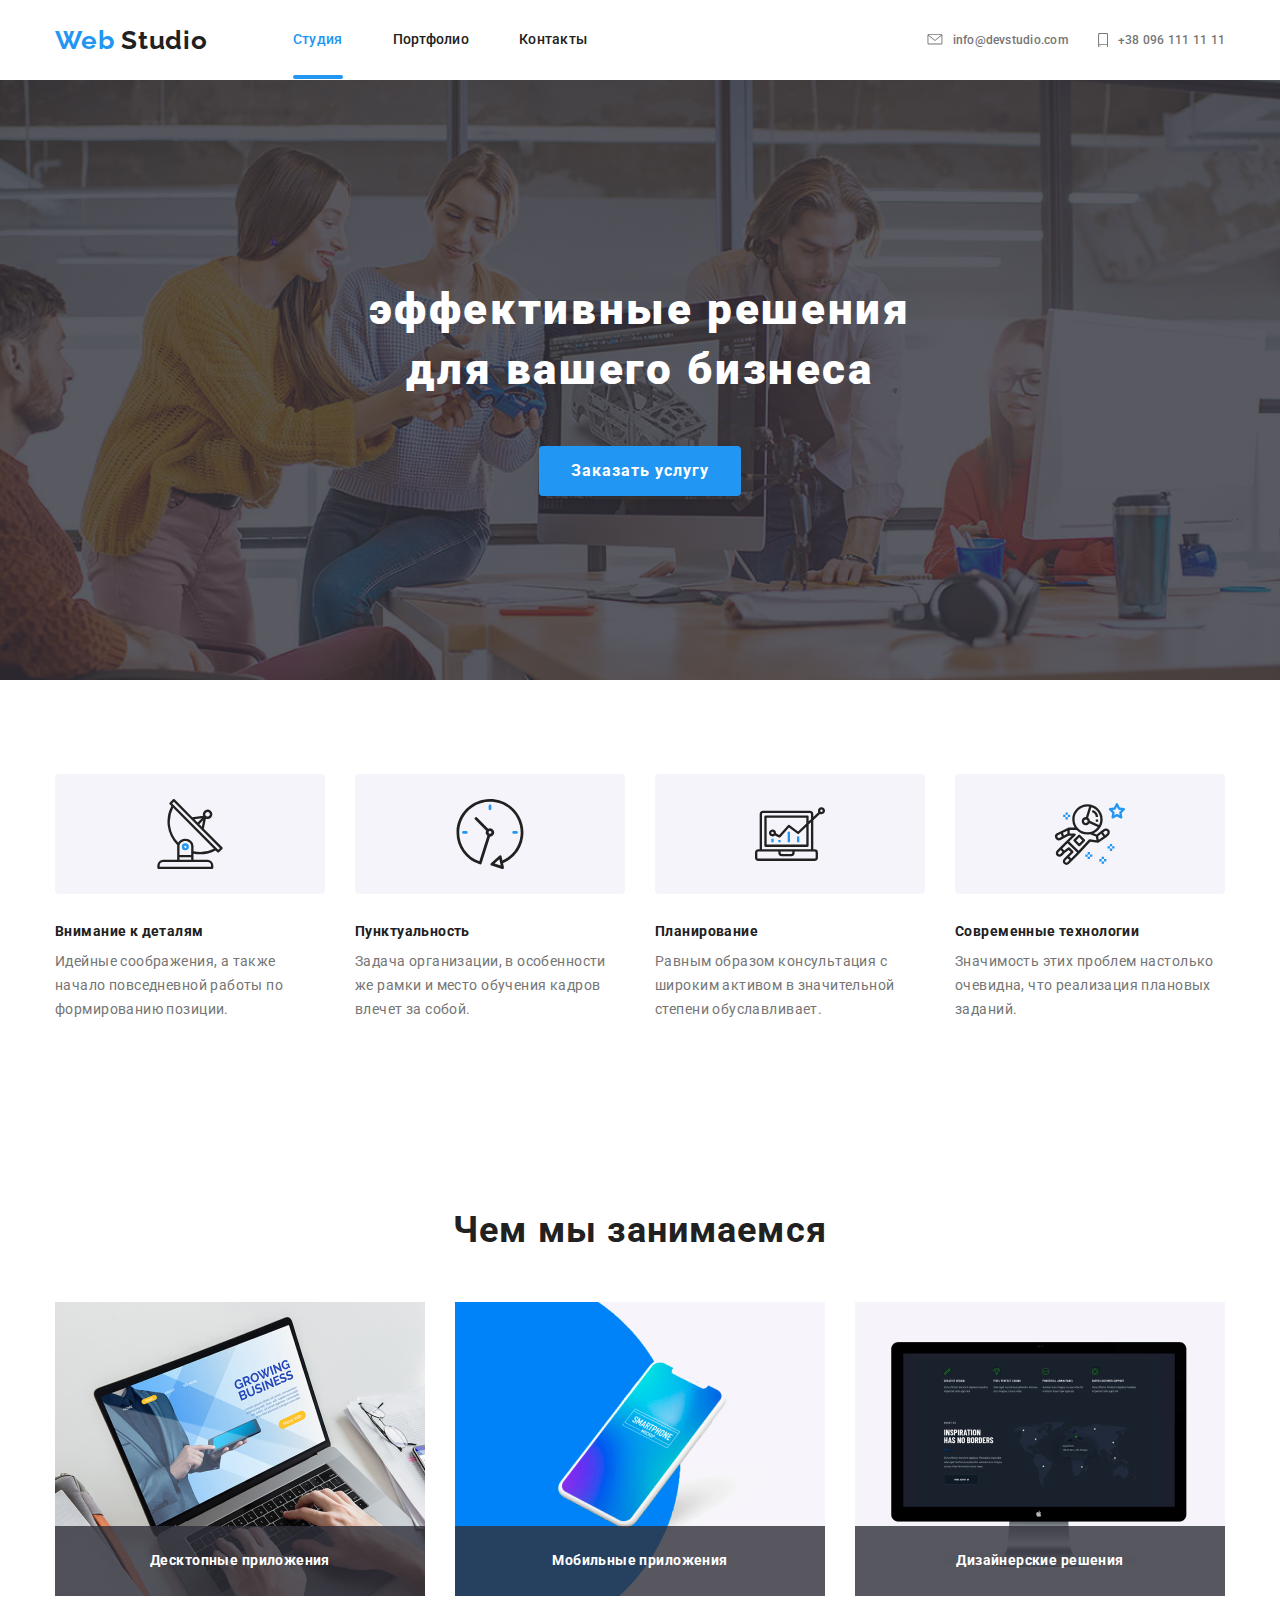
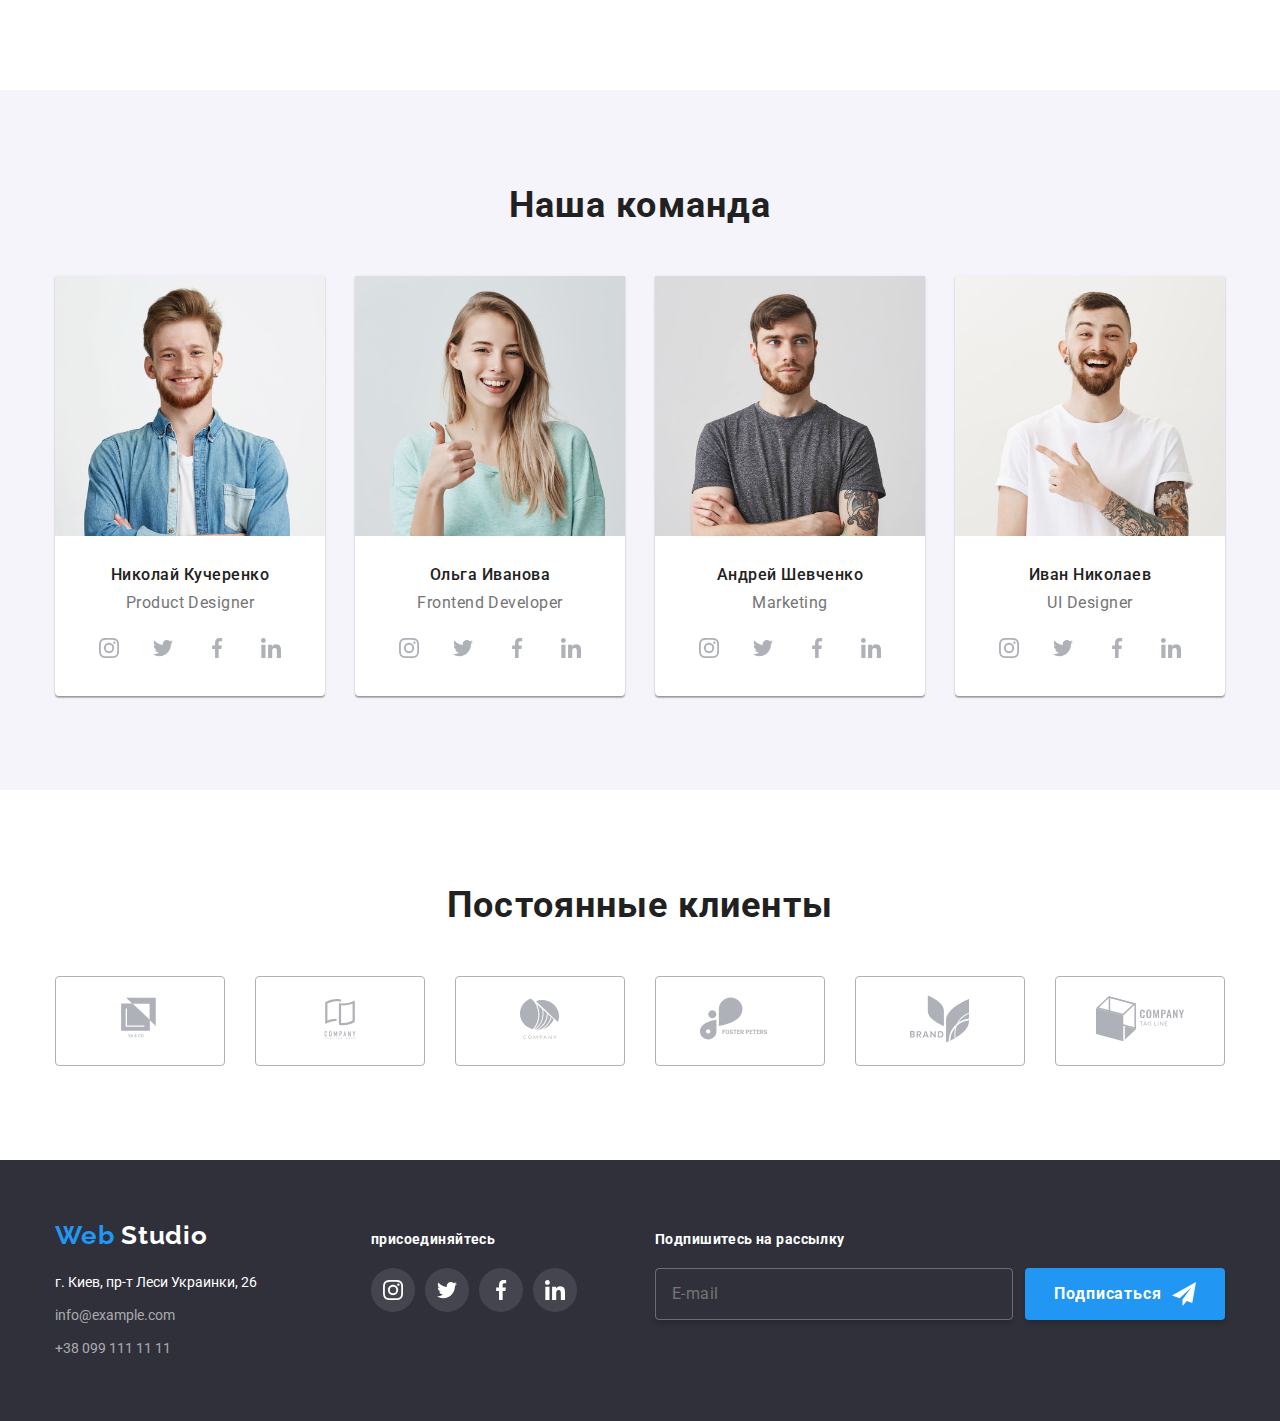
<file: index.html>
<!DOCTYPE html>
<html lang="ru">
  <head>
    <meta charset="UTF-8" />
    <meta name="viewport" content="width=device-width, initial-scale=1.0" />
    <title>Document</title>
    <link
      rel="stylesheet"
      href="https://cdnjs.cloudflare.com/ajax/libs/modern-normalize/0.6.0/modern-normalize.min.css"
    />

    <link
      href="https://fonts.googleapis.com/css2?family=Raleway:wght@700&family=Roboto:wght@400;500;700;900&display=swap"
      rel="stylesheet"
    />
    <link rel="stylesheet" href="./css/main.min.css" />
    <!-- <link rel="stylesheet" href="./css/common.css" />
    <link rel="stylesheet" href="./css/main.css" /> -->
  </head>
  <body>
    <!-- шапка -->

    <header>
      <div class="page-header container">
        <div class="logo">
          <a href="./index.html"><span class="logo-left">Web</span> Studio</a>
        </div>
        <button
          type="button"
          class="button-menu"
          aria-expanded="false"
          data-menu-button
        >
          <svg
            width="40"
            height="40"
            aria-label="Переключатель мобильного меню"
            aria-controls="menu-container"
          >
            <use
              class="icon-menu"
              width="24"
              href="./images/sprite.svg#icon-menu"
            ></use>
            <use
              class="icon-close"
              width="18.67"
              href="./images/sprite.svg#icon-menu-close"
            ></use>
          </svg>
        </button>
        <div class="menu-container" id="menu-container" data-menu>
          <nav class="nav">
            <ul class="site-nav">
              <li class="nav-item">
                <a href="./index.html" class="site-page current-page">Студия</a>
              </li>
              <li class="nav-item">
                <a href="./portfolio.html" class="site-page">Портфолио</a>
              </li>
              <li class="nav-item">
                <a href="" class="site-page">Контакты</a>
              </li>
            </ul>
          </nav>

          <ul class="contacts">
            <li class="contact-item">
              <a href="mailto:info@devstudio.com" class="mail-tel">
                <svg class="icon-contacts" width="16px" height="11.2px">
                  <use href="./images/sprite.svg#icon-header-mail"></use>
                </svg>
                info@devstudio.com
              </a>
            </li>
            <li class="contact-item">
              <a href="tel:+380961111111" class="mail-tel">
                <svg class="icon-contacts" width="10px" height="14.94px">
                  <use href="./images/sprite.svg#icon-header-phone"></use>
                </svg>
                +38 096 111 11 11
              </a>
            </li>
          </ul>
        </div>
      </div>
    </header>

    <main>
      <!-- банер (герой) -->
      <section class="hero">
        <h1 class="hero-title">эффективные решения <br />для вашего бизнеса</h1>
        <button class="button-order button" type="button" data-modal-open>
          Заказать услугу
        </button>
        <!-- <a href="" class="button">Заказать услугу</a> -->
      </section>

      <!--Раздел "Особенность комании"-->
      <section class="features section">
        <div class="features-area container">
          <!--Скрыть "Особенность"-->
          <h2 class="visually-hidden">Особенность</h2>
          <!--Возможно необходимо будет заменить на "aria-label" в ссылке-->
          <ul class="features-list">
            <li class="features-item">
              <div class="features-icon">
                <svg class="icon">
                  <use href="./images/sprite.svg#icon-feature-antenna"></use>
                </svg>
              </div>
              <h3 class="features-title">Внимание к деталям</h3>
              <p class="features-text">
                Идейные соображения, а также начало повседневной работы по
                формированию позиции.
              </p>
            </li>
            <li class="features-item">
              <div class="features-icon">
                <svg class="icon">
                  <use href="./images/sprite.svg#icon-feature-clock"></use>
                </svg>
              </div>
              <h3 class="features-title">Пунктуальность</h3>
              <p class="features-text">
                Задача организации, в особенности же рамки и место обучения
                кадров влечет за собой.
              </p>
            </li>
            <li class="features-item">
              <div class="features-icon">
                <svg class="icon">
                  <use href="./images/sprite.svg#icon-feature-diagram"></use>
                </svg>
              </div>
              <h3 class="features-title">Планирование</h3>
              <p class="features-text">
                Равным образом консультация с широким активом в значительной
                степени обуславливает.
              </p>
            </li>
            <li class="features-item">
              <div class="features-icon">
                <svg class="icon">
                  <use href="./images/sprite.svg#icon-feature-astronaut"></use>
                </svg>
              </div>
              <h3 class="features-title">Современные технологии</h3>
              <p class="features-text">
                Значимость этих проблем настолько очевидна, что реализация
                плановых заданий.
              </p>
            </li>
          </ul>
        </div>
      </section>

      <!--Раздел "Чем мы занимаемся"-->
      <section class="work section">
        <div class="work-area container">
          <h2 class="work-title">Чем мы занимаемся</h2>
          <ul class="work-list">
            <li class="work-item">
              <div class="work-card">
                <div class="work-box">
                  <img
                    srcset="
                      ./images/index-work-01.jpg    1x,
                      ./images/index-work-01@2x.jpg 2x,
                      ./images/index-work-01@3x.jpg 3x
                    "
                    src="./images/index-work-01.jpg"
                    alt="Десктопные приложения"
                  />
                </div>
                <p class="work-text">Десктопные приложения</p>
              </div>
            </li>
            <li class="work-item">
              <div class="work-card">
                <div class="work-box">
                  <img
                    srcset="
                      ./images/index-work-02.jpg    1x,
                      ./images/index-work-02@2x.jpg 2x,
                      ./images/index-work-02@3x.jpg 3x
                    "
                    src="./images/index-work-02.jpg"
                    alt="Мобильные приложения"
                  />
                </div>
                <p class="work-text">Мобильные приложения</p>
              </div>
            </li>
            <li class="work-item">
              <div class="work-card">
                <div class="work-box">
                  <img
                    srcset="
                      ./images/index-work-03.jpg    1x,
                      ./images/index-work-03@2x.jpg 2x,
                      ./images/index-work-03@3x.jpg 3x
                    "
                    src="./images/index-work-03.jpg"
                    alt="Дизайнерские решения"
                  />
                </div>

                <p class="work-text">Дизайнерские решения</p>
              </div>
            </li>
          </ul>
        </div>
      </section>

      <!--Раздел "Наша команда"-->
      <section class="team section">
        <div class="team-area container">
          <h2 class="team-title">Наша команда</h2>
          <ul class="team-list">
            <li class="team-card">
              <div class="team-box">
                <img
                  srcset="
                    ./images/index-team-01.jpg    1x,
                    ./images/index-team-01@2x.jpg 2x,
                    ./images/index-team-01@3x.jpg 3x
                  "
                  src="./images/index-team-01.jpg"
                  alt="Николай Кучеренко"
                />
              </div>
              <h3 class="title-name">Николай Кучеренко</h3>
              <p class="team-text">Product Designer</p>
              <ul class="team-social">
                <li class="social-item">
                  <a href="" aria-label="Ссылка на Instagram" class="link">
                    <svg class="icon-social">
                      <use href="./images/sprite.svg#icon-team-instagram"></use>
                    </svg>
                  </a>
                </li>
                <li class="social-item">
                  <a href="" aria-label="Ссылка на Twitter" class="link">
                    <svg class="icon-social">
                      <use href="./images/sprite.svg#icon-team-twitter"></use>
                    </svg>
                  </a>
                </li>
                <li class="social-item">
                  <a href="" aria-label="Ссылка на Facebook" class="link">
                    <svg class="icon-social">
                      <use href="./images/sprite.svg#icon-team-facebook"></use>
                    </svg>
                  </a>
                </li>
                <li class="social-item">
                  <a href="" aria-label="Ссылка на LinkedIn" class="link">
                    <svg class="icon-social">
                      <use href="./images/sprite.svg#icon-team-linkedin"></use>
                    </svg>
                  </a>
                </li>
              </ul>
            </li>
            <li class="team-card">
              <div class="team-box">
                <img
                  srcset="
                    ./images/index-team-02.jpg    1x,
                    ./images/index-team-02@2x.jpg 2x,
                    ./images/index-team-02@3x.jpg 3x
                  "
                  src="./images/index-team-02.jpg"
                  alt="Ольга Иванова"
                />
              </div>
              <h3 class="title-name">Ольга Иванова</h3>
              <p class="team-text">Frontend Developer</p>
              <ul class="team-social">
                <li class="social-item">
                  <a href="" aria-label="Ссылка на Instagram" class="link">
                    <svg class="icon-social">
                      <use href="./images/sprite.svg#icon-team-instagram"></use>
                    </svg>
                  </a>
                </li>
                <li class="social-item">
                  <a href="" aria-label="Ссылка на Twitter" class="link">
                    <svg class="icon-social">
                      <use href="./images/sprite.svg#icon-team-twitter"></use>
                    </svg>
                  </a>
                </li>
                <li class="social-item">
                  <a href="" aria-label="Ссылка на Facebook" class="link">
                    <svg class="icon-social">
                      <use href="./images/sprite.svg#icon-team-facebook"></use>
                    </svg>
                  </a>
                </li>
                <li class="social-item">
                  <a href="" aria-label="Ссылка на LinkedIn" class="link">
                    <svg class="icon-social">
                      <use href="./images/sprite.svg#icon-team-linkedin"></use>
                    </svg>
                  </a>
                </li>
              </ul>
            </li>
            <li class="team-card">
              <div class="team-box">
                <img
                  srcset="
                    ./images/index-team-03.jpg    1x,
                    ./images/index-team-03@2x.jpg 2x,
                    ./images/index-team-03@3x.jpg 3x
                  "
                  src="./images/index-team-03.jpg"
                  alt="Андрей Шевченко"
                />
              </div>
              <h3 class="title-name">Андрей Шевченко</h3>
              <p class="team-text">Marketing</p>
              <ul class="team-social">
                <li class="social-item">
                  <a href="" aria-label="Ссылка на Instagram" class="link">
                    <svg class="icon-social">
                      <use href="./images/sprite.svg#icon-team-instagram"></use>
                    </svg>
                  </a>
                </li>
                <li class="social-item">
                  <a href="" aria-label="Ссылка на Twitter" class="link">
                    <svg class="icon-social">
                      <use href="./images/sprite.svg#icon-team-twitter"></use>
                    </svg>
                  </a>
                </li>
                <li class="social-item">
                  <a href="" aria-label="Ссылка на Facebook" class="link">
                    <svg class="icon-social">
                      <use href="./images/sprite.svg#icon-team-facebook"></use>
                    </svg>
                  </a>
                </li>
                <li class="social-item">
                  <a href="" aria-label="Ссылка на LinkedIn" class="link">
                    <svg class="icon-social">
                      <use href="./images/sprite.svg#icon-team-linkedin"></use>
                    </svg>
                  </a>
                </li>
              </ul>
            </li>
            <li class="team-card">
              <div class="team-box">
                <img
                  srcset="
                    ./images/index-team-04.jpg    1x,
                    ./images/index-team-04@2x.jpg 2x,
                    ./images/index-team-04@3x.jpg 3x
                  "
                  src="./images/index-team-04.jpg"
                  alt="Иван Николаев"
                />
              </div>
              <h3 class="title-name">Иван Николаев</h3>
              <p class="team-text">UI Designer</p>
              <ul class="team-social">
                <li class="social-item">
                  <a href="" aria-label="Ссылка на Instagram" class="link">
                    <svg class="icon-social">
                      <use href="./images/sprite.svg#icon-team-instagram"></use>
                    </svg>
                  </a>
                </li>
                <li class="social-item">
                  <a href="" aria-label="Ссылка на Twitter" class="link">
                    <svg class="icon-social">
                      <use href="./images/sprite.svg#icon-team-twitter"></use>
                    </svg>
                  </a>
                </li>
                <li class="social-item">
                  <a href="" aria-label="Ссылка на Facebook" class="link">
                    <svg class="icon-social">
                      <use href="./images/sprite.svg#icon-team-facebook"></use>
                    </svg>
                  </a>
                </li>
                <li class="social-item">
                  <a href="" aria-label="Ссылка на LinkedIn" class="link">
                    <svg class="icon-social">
                      <use href="./images/sprite.svg#icon-team-linkedin"></use>
                    </svg>
                  </a>
                </li>
              </ul>
            </li>
          </ul>
        </div>
      </section>

      <!--Раздел "Постоянные клиенты"-->
      <section class="clients section">
        <div class="clients-area container">
          <h2 class="clients-title">Постоянные клиенты</h2>
          <ul class="clients-list">
            <li class="clients-item">
              <a href="" class="link">
                <svg class="icon-client client-logo-1">
                  <use href="./images/sprite.svg#icon-client-logo-01"></use>
                </svg>
              </a>
            </li>
            <li class="clients-item">
              <a href="" class="link">
                <svg class="icon-client client-logo-2">
                  <use href="./images/sprite.svg#icon-client-logo-02"></use>
                </svg>
              </a>
            </li>
            <li class="clients-item">
              <a href="" class="link">
                <svg class="icon-client client-logo-3">
                  <use href="./images/sprite.svg#icon-client-logo-03"></use>
                </svg>
              </a>
            </li>
            <li class="clients-item">
              <a href="" class="link">
                <svg class="icon-client client-logo-4">
                  <use href="./images/sprite.svg#icon-client-logo-04"></use>
                </svg>
              </a>
            </li>
            <li class="clients-item">
              <a href="" class="link">
                <svg class="icon-client client-logo-5">
                  <use href="./images/sprite.svg#icon-client-logo-05"></use>
                </svg>
              </a>
            </li>
            <li class="clients-item">
              <a href="" class="link">
                <svg class="icon-client client-logo-6">
                  <use href="./images/sprite.svg#icon-client-logo-06"></use>
                </svg>
              </a>
            </li>
          </ul>
        </div>
      </section>
    </main>

    <!--Футер-->
    <footer class="footer">
      <div class="footer-area container">
        <div>
          <!-- LOGO -->
          <a href="./index.html" class="logo footer-logo"
            ><span class="logo-left">Web</span> Studio</a
          >
          <!-- Адресс компании -->
          <address class="footer-address">
            <p>г. Киев, пр-т Леси Украинки, 26</p>
            <p class="text">info@example.com</p>
            <p class="text">+38 099 111 11 11</p>
          </address>
        </div>

        <!-- Перечень соц.сетей сайта -->
        <div class="footer-join">
          <b class="join-head">присоединяйтесь</b>
          <ul class="join-list">
            <li class="join-item">
              <a href="" aria-label="Ссылка на Instagram" class="link">
                <svg class="icon-social">
                  <use href="./images/sprite.svg#icon-team-instagram"></use>
                </svg>
              </a>
            </li>
            <li class="join-item">
              <a href="" aria-label="Ссылка на Twitter" class="link">
                <svg class="icon-social">
                  <use href="./images/sprite.svg#icon-team-twitter"></use>
                </svg>
              </a>
            </li>
            <li class="join-item">
              <a href="" aria-label="Ссылка на Facebook" class="link">
                <svg class="icon-social">
                  <use href="./images/sprite.svg#icon-team-facebook"></use>
                </svg>
              </a>
            </li>
            <li class="join-item">
              <a href="" aria-label="Ссылка на LinkedIn" class="link">
                <svg class="icon-social">
                  <use href="./images/sprite.svg#icon-team-linkedin"></use>
                </svg>
              </a>
            </li>
          </ul>
        </div>
        <!-- Форма подписки на рассылку через почту -->
        <div class="footer-subscription">
          <b class="subscription-head">Подпишитесь на рассылку</b>
          <form class="form-subscription">
            <input
              class="input-subscription"
              type="email"
              placeholder="E-mail"
            />
            <button type="button" class="button-subscription button">
              Подписаться
              <svg class="icon-send">
                <use href="./images/sprite.svg#icon-footer-send"></use>
              </svg>
            </button>
          </form>
        </div>
      </div>
    </footer>

    <!-- форма для заказа услуг -->
    <div class="backdrop is-hidden" data-modal>
      <div class="modal">
        <form class="order">
          <p class="order-title">Оставьте свои данные, мы вам перезвоним</p>

          <label class="order-name" name="name">
            <input class="form-input" type="text" placeholder=" " />
            <span class="name">Имя</span>
            <svg class="form-person form-icon">
              <use href="./images/sprite.svg#icon-form-person"></use>
            </svg>
          </label>
          <label class="order-tel" name="phone">
            <input class="form-input" type="tel" placeholder=" " />
            <span class="tel">Телефон</span>
            <svg class="form-phone form-icon">
              <use href="./images/sprite.svg#icon-form-phone"></use>
            </svg>
          </label>
          <label class="order-email" name="email">
            <input class="form-input" type="email" placeholder=" " />
            <span class="email">Почта</span>
            <svg class="form-email form-icon">
              <use href="./images/sprite.svg#icon-form-email"></use>
            </svg>
          </label>
          <label class="order-comment" name="comment">
            <textarea class="form-input" placeholder=" "></textarea>
            <span class="comment">Комментарий</span>
          </label>
          <label class="order-agree" name="agree">
            <input class="checkbox visually-hidden" type="checkbox" />
            <span class="agree">
              Соглашаюсь с рассылкой и принимаю <a href="">Условия договора</a>
            </span>
            <svg class="icon-noncheckbox">
              <use href="./images/sprite.svg#icon-form-noncheckbox"></use>
            </svg>
            <svg class="icon-checkbox">
              <use href="./images/sprite.svg#icon-form-checkbox"></use>
            </svg>
          </label>
          <button class="button-send button" type="button">Отправить</button>
          <button class="button-close" type="button" data-modal-close>
            <svg class="form-close">
              <use href="./images/sprite.svg#icon-form-cross"></use>
            </svg>
          </button>
        </form>
      </div>
    </div>
    <script src="./js/modal.js"></script>
    <script src="./js/menu.js"></script>
  </body>
</html>
</file>
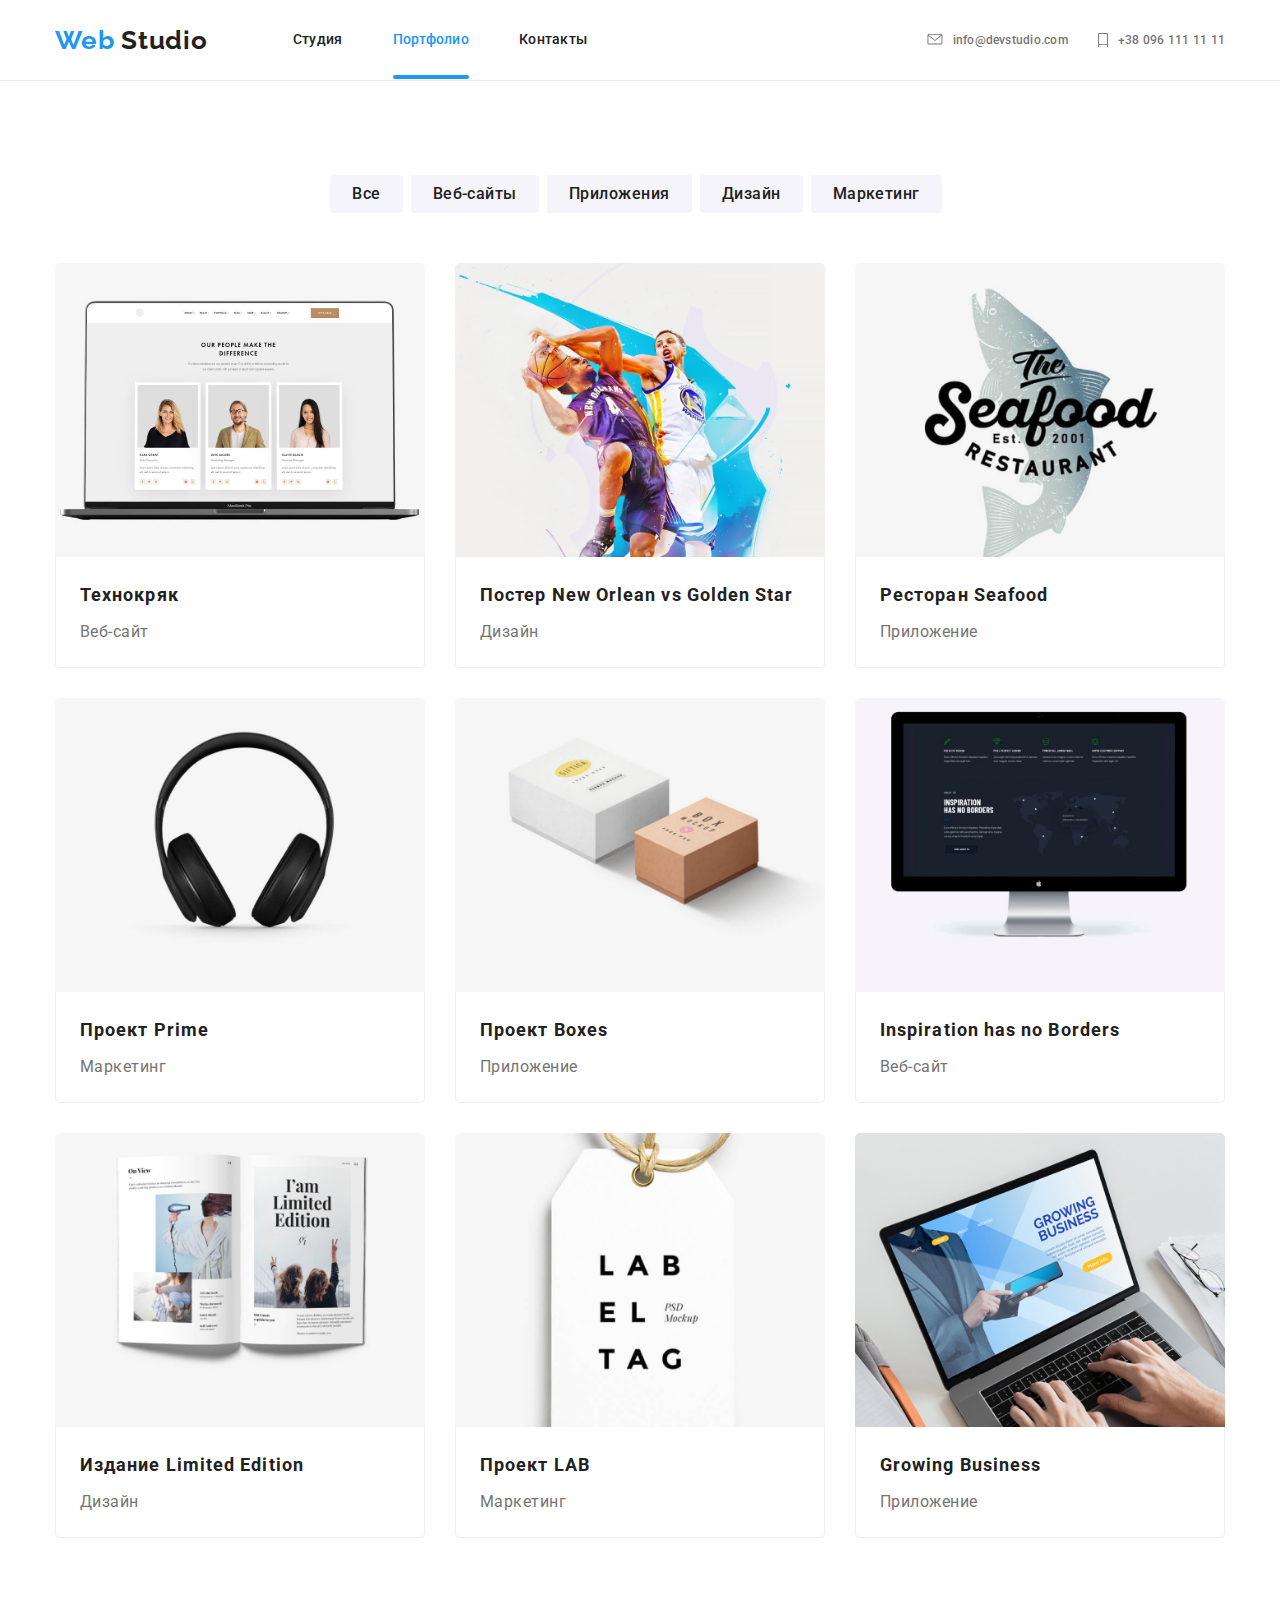
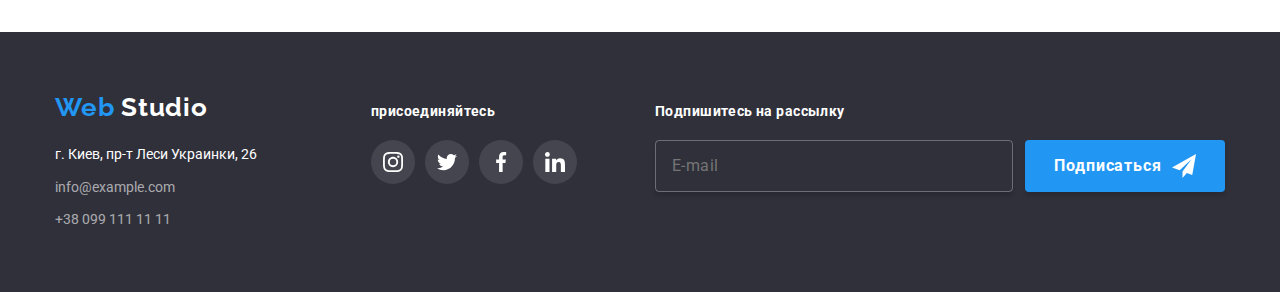
<file: portfolio.html>
<!DOCTYPE html>
<html lang="ru">
  <head>
    <meta charset="UTF-8" />
    <meta name="viewport" content="width=device-width, initial-scale=1.0" />
    <title>Document</title>
    <link
      rel="stylesheet"
      href="https://cdnjs.cloudflare.com/ajax/libs/modern-normalize/0.6.0/modern-normalize.min.css"
    />

    <link
      href="https://fonts.googleapis.com/css2?family=Raleway:wght@700&family=Roboto:wght@400;500;700;900&display=swap"
      rel="stylesheet"
    />
    <link rel="stylesheet" href="./css/portfolio.min.css" />
    <!-- <link rel="stylesheet" href="./css/common.css" />
    <link rel="stylesheet" href="./css/main.css" /> -->
  </head>

  <body>
    <!-- шапка -->
    <header>
      <div class="page-header container">
        <div class="logo">
          <a href="./index.html"><span class="logo-left">Web</span> Studio</a>
        </div>
        <button
          type="button"
          class="button-menu"
          aria-expanded="false"
          data-menu-button
        >
          <svg
            width="40"
            height="40"
            aria-label="Переключатель мобильного меню"
            aria-controls="menu-container"
          >
            <use
              class="icon-menu"
              width="24"
              href="./images/sprite.svg#icon-menu"
            ></use>
            <use
              class="icon-close"
              width="18.67"
              href="./images/sprite.svg#icon-menu-close"
            ></use>
          </svg>
        </button>
        <div class="menu-container" id="menu-container" data-menu>
          <nav class="nav">
            <ul class="site-nav">
              <li class="nav-item">
                <a href="./index.html" class="site-page">Студия</a>
              </li>
              <li class="nav-item">
                <a href="./portfolio.html" class="site-page current-page"
                  >Портфолио</a
                >
              </li>
              <li class="nav-item">
                <a href="" class="site-page">Контакты</a>
              </li>
            </ul>
          </nav>

          <ul class="contacts">
            <li class="contact-item">
              <a href="mailto:info@devstudio.com" class="mail-tel">
                <svg class="icon-contacts" width="16px" height="11.2px">
                  <use href="./images/sprite.svg#icon-header-mail"></use>
                </svg>
                info@devstudio.com
              </a>
            </li>
            <li class="contact-item">
              <a href="tel:+380961111111" class="mail-tel">
                <svg class="icon-contacts" width="10px" height="14.94px">
                  <use href="./images/sprite.svg#icon-header-phone"></use>
                </svg>
                +38 096 111 11 11
              </a>
            </li>
          </ul>
        </div>
      </div>
    </header>

    <!-- Портфолио -->
    <main>
      <section class="portfolio section">
        <div class="portfolio-area container">
          <!-- <h1>Наши работы</h1> необходимо скрыть -->
          <h1 class="visually-hidden">Наши работы</h1>
          <ul class="filter-list">
            <li class="filter-item">
              <button type="button" class="filter-button">Все</button>
            </li>
            <li class="filter-item">
              <button type="button" class="filter-button">Веб-сайты</button>
            </li>
            <li class="filter-item">
              <button type="button" class="filter-button">Приложения</button>
            </li>
            <li class="filter-item">
              <button type="button" class="filter-button">Дизайн</button>
            </li>
            <li class="filter-item">
              <button type="button" class="filter-button">Маркетинг</button>
            </li>
          </ul>
          <ul class="portfolio-cards">
            <li class="portfolio-item">
              <div class="card-area">
                <a href="">
                  <div class="card-box">
                    <div class="portfolio-box">
                      <img
                        srcset="
                          ./images/portfolio-item-01.jpg    1x,
                          ./images/portfolio-item-01@2x.jpg 2x,
                          ./images/portfolio-item-01@3x.jpg 3x
                        "
                        src="./images/portfolio-item-01.jpg"
                        alt="Технокряк"
                      />
                    </div>

                    <p class="card-upper-text">
                      Технокряк это современная площадка распространения
                      коронавируса. Компании используют эту платформу для
                      цифрового шпионажа и атак на защищённые сервера
                      конкурентов.
                    </p>
                  </div>
                  <div class="card-content">
                    <h2 class="card-title">Технокряк</h2>
                    <p class="card-text">Веб-сайт</p>
                  </div>
                </a>
              </div>
            </li>
            <li class="portfolio-item">
              <div class="card-area">
                <a href="">
                  <div class="card-box">
                    <div class="portfolio-box">
                      <img
                        srcset="
                          ./images/portfolio-item-02.jpg    1x,
                          ./images/portfolio-item-02@2x.jpg 2x,
                          ./images/portfolio-item-02@3x.jpg 3x
                        "
                        src="./images/portfolio-item-02.jpg"
                        alt="Постер New Orlean vs Golden Star"
                      />
                    </div>

                    <p class="card-upper-text">
                      Технокряк это современная площадка распространения
                      коронавируса. Компании используют эту платформу для
                      цифрового шпионажа и атак на защищённые сервера
                      конкурентов.
                    </p>
                  </div>
                  <div class="card-content">
                    <h2 class="card-title">Постер New Orlean vs Golden Star</h2>
                    <p class="card-text">Дизайн</p>
                  </div>
                </a>
              </div>
            </li>
            <li class="portfolio-item">
              <div class="card-area">
                <a href="">
                  <div class="card-box">
                    <div class="portfolio-box">
                      <img
                        srcset="
                          ./images/portfolio-item-03.jpg    1x,
                          ./images/portfolio-item-03@2x.jpg 2x,
                          ./images/portfolio-item-03@3x.jpg 3x
                        "
                        src="./images/portfolio-item-03.jpg"
                        alt="Ресторан Seafood"
                      />
                    </div>

                    <p class="card-upper-text">
                      Технокряк это современная площадка распространения
                      коронавируса. Компании используют эту платформу для
                      цифрового шпионажа и атак на защищённые сервера
                      конкурентов.
                    </p>
                  </div>
                  <div class="card-content">
                    <h2 class="card-title">Ресторан Seafood</h2>
                    <p class="card-text">Приложение</p>
                  </div>
                </a>
              </div>
            </li>
            <li class="portfolio-item">
              <div class="card-area">
                <a href="">
                  <div class="card-box">
                    <div class="portfolio-box">
                      <img
                        srcset="
                          ./images/portfolio-item-04.jpg    1x,
                          ./images/portfolio-item-04@2x.jpg 2x,
                          ./images/portfolio-item-04@3x.jpg 3x
                        "
                        src="./images/portfolio-item-04.jpg"
                        alt="Проект Prime"
                      />
                    </div>

                    <p class="card-upper-text">
                      Технокряк это современная площадка распространения
                      коронавируса. Компании используют эту платформу для
                      цифрового шпионажа и атак на защищённые сервера
                      конкурентов.
                    </p>
                  </div>
                  <div class="card-content">
                    <h2 class="card-title">Проект Prime</h2>
                    <p class="card-text">Маркетинг</p>
                  </div>
                </a>
              </div>
            </li>
            <li class="portfolio-item">
              <div class="card-area">
                <a href="">
                  <div class="card-box">
                    <div class="portfolio-box">
                      <img
                        srcset="
                          ./images/portfolio-item-05.jpg    1x,
                          ./images/portfolio-item-05@2x.jpg 2x,
                          ./images/portfolio-item-05@3x.jpg 3x
                        "
                        src="./images/portfolio-item-05.jpg"
                        alt="Проект Boxes"
                      />
                    </div>

                    <p class="card-upper-text">
                      Технокряк это современная площадка распространения
                      коронавируса. Компании используют эту платформу для
                      цифрового шпионажа и атак на защищённые сервера
                      конкурентов.
                    </p>
                  </div>
                  <div class="card-content">
                    <h2 class="card-title">Проект Boxes</h2>
                    <p class="card-text">Приложение</p>
                  </div>
                </a>
              </div>
            </li>
            <li class="portfolio-item">
              <div class="card-area">
                <a href="">
                  <div class="card-box">
                    <div class="portfolio-box">
                      <img
                        srcset="
                          ./images/portfolio-item-06.jpg    1x,
                          ./images/portfolio-item-06@2x.jpg 2x,
                          ./images/portfolio-item-06@3x.jpg 3x
                        "
                        src="./images/portfolio-item-06.jpg"
                        alt="Inspiration has no Borders"
                      />
                    </div>

                    <p class="card-upper-text">
                      Технокряк это современная площадка распространения
                      коронавируса. Компании используют эту платформу для
                      цифрового шпионажа и атак на защищённые сервера
                      конкурентов.
                    </p>
                  </div>
                  <div class="card-content">
                    <h2 class="card-title">Inspiration has no Borders</h2>
                    <p class="card-text">Веб-сайт</p>
                  </div>
                </a>
              </div>
            </li>
            <li class="portfolio-item">
              <div class="card-area">
                <a href="">
                  <div class="card-box">
                    <div class="portfolio-box">
                      <img
                        srcset="
                          ./images/portfolio-item-07.jpg    1x,
                          ./images/portfolio-item-07@2x.jpg 2x,
                          ./images/portfolio-item-07@3x.jpg 3x
                        "
                        src="./images/portfolio-item-07.jpg"
                        alt="Издание Limited Edition"
                      />
                    </div>

                    <p class="card-upper-text">
                      Технокряк это современная площадка распространения
                      коронавируса. Компании используют эту платформу для
                      цифрового шпионажа и атак на защищённые сервера
                      конкурентов.
                    </p>
                  </div>

                  <div class="card-content">
                    <h2 class="card-title">Издание Limited Edition</h2>
                    <p class="card-text">Дизайн</p>
                  </div>
                </a>
              </div>
            </li>
            <li class="portfolio-item">
              <div class="card-area">
                <a href="">
                  <div class="card-box">
                    <div class="portfolio-box">
                      <img
                        srcset="
                          ./images/portfolio-item-08.jpg    1x,
                          ./images/portfolio-item-08@2x.jpg 2x,
                          ./images/portfolio-item-08@3x.jpg 3x
                        "
                        src="./images/portfolio-item-08.jpg"
                        alt="Проект LAB"
                      />
                    </div>

                    <p class="card-upper-text">
                      Технокряк это современная площадка распространения
                      коронавируса. Компании используют эту платформу для
                      цифрового шпионажа и атак на защищённые сервера
                      конкурентов.
                    </p>
                  </div>
                  <div class="card-content">
                    <h2 class="card-title">Проект LAB</h2>
                    <p class="card-text">Маркетинг</p>
                  </div>
                </a>
              </div>
            </li>
            <li class="portfolio-item">
              <div class="card-area">
                <a href="">
                  <div class="card-box">
                    <div class="portfolio-box">
                      <img
                        srcset="
                          ./images/portfolio-item-09.jpg    1x,
                          ./images/portfolio-item-09@2x.jpg 2x,
                          ./images/portfolio-item-09@3x.jpg 3x
                        "
                        src="./images/portfolio-item-09.jpg"
                        alt="Growing Business"
                      />
                    </div>

                    <p class="card-upper-text">
                      Технокряк это современная площадка распространения
                      коронавируса. Компании используют эту платформу для
                      цифрового шпионажа и атак на защищённые сервера
                      конкурентов.
                    </p>
                  </div>

                  <div class="card-content">
                    <h2 class="card-title">Growing Business</h2>
                    <p class="card-text">Приложение</p>
                  </div>
                </a>
              </div>
            </li>
          </ul>
        </div>
      </section>
    </main>
    <!--Футер-->
    <footer class="footer">
      <div class="footer-area container">
        <div>
          <!-- LOGO -->
          <a href="./index.html" class="logo footer-logo"
            ><span class="logo-left">Web</span> Studio</a
          >
          <!-- Адресс компании -->
          <address class="footer-address">
            <p>г. Киев, пр-т Леси Украинки, 26</p>
            <p class="text">info@example.com</p>
            <p class="text">+38 099 111 11 11</p>
          </address>
        </div>

        <!-- Перечень соц.сетей сайта -->
        <div class="footer-join">
          <b class="join-head">присоединяйтесь</b>
          <ul class="join-list">
            <li class="join-item">
              <a href="" aria-label="Ссылка на Instagram" class="link">
                <svg class="icon-social">
                  <use href="./images/sprite.svg#icon-team-instagram"></use>
                </svg>
              </a>
            </li>
            <li class="join-item">
              <a href="" aria-label="Ссылка на Twitter" class="link">
                <svg class="icon-social">
                  <use href="./images/sprite.svg#icon-team-twitter"></use>
                </svg>
              </a>
            </li>
            <li class="join-item">
              <a href="" aria-label="Ссылка на Facebook" class="link">
                <svg class="icon-social">
                  <use href="./images/sprite.svg#icon-team-facebook"></use>
                </svg>
              </a>
            </li>
            <li class="join-item">
              <a href="" aria-label="Ссылка на LinkedIn" class="link">
                <svg class="icon-social">
                  <use href="./images/sprite.svg#icon-team-linkedin"></use>
                </svg>
              </a>
            </li>
          </ul>
        </div>
        <!-- Форма подписки на рассылку через почту -->
        <div class="footer-subscription">
          <b class="subscription-head">Подпишитесь на рассылку</b>
          <form class="form-subscription">
            <input
              class="input-subscription"
              type="email"
              placeholder="E-mail"
            />
            <button type="button" class="button-subscription button">
              Подписаться
              <svg class="icon-send">
                <use href="./images/sprite.svg#icon-footer-send"></use>
              </svg>
            </button>
          </form>
        </div>
      </div>
    </footer>

    <script src="./js/menu.js"></script>
  </body>
</html>
</file>
<file: css/main.css>
@charset "UTF-8";
.site-page:hover, .contacts .mail-tel:hover, .site-page:focus, .contacts .mail-tel:focus {
  color: #2196f3;
  cursor: pointer;
}

html {
  -webkit-box-sizing: border-box;
          box-sizing: border-box;
}

*,
*::before,
*::after {
  -webkit-box-sizing: inherit;
          box-sizing: inherit;
}

a {
  color: inherit;
  text-decoration: none;
}

li {
  list-style: none;
}

img {
  display: block;
  max-width: 100%;
  height: auto;
}

h1,
h2,
h3,
h4,
h5,
h6,
p,
ul,
button {
  margin-top: 0;
  margin-bottom: 0;
}

ul {
  padding-left: 0;
}

body {
  font-family: Roboto;
  font-style: normal;
}

.container {
  padding-left: 15px;
  padding-right: 15px;
  margin-left: auto;
  margin-right: auto;
}

@media screen and (min-width: 480px) {
  .container {
    width: 480px;
  }
}

@media screen and (min-width: 768px) {
  .container {
    width: 768px;
  }
}

@media screen and (min-width: 1200px) {
  .container {
    width: 1200px;
  }
}

.section {
  padding-top: 60px;
  padding-bottom: 60px;
}

@media screen and (min-width: 1200px) {
  .section {
    padding-top: 94px;
    padding-bottom: 94px;
  }
}

.visually-hidden {
  position: absolute;
  width: 1px;
  height: 1px;
  margin: -1px;
  padding: 0;
  border: 0;
  clip: rect(0 0 0 0);
  overflow: hidden;
}

.button {
  display: block;
  -webkit-box-sizing: border-box;
          box-sizing: border-box;
  padding-top: 10px;
  padding-bottom: 10px;
  min-width: 200px;
  font-weight: bold;
  font-size: 16px;
  line-height: 1.87;
  text-align: center;
  letter-spacing: 0.06em;
  color: #ffffff;
  border: 0;
  background: #2196f3;
  -webkit-box-shadow: 0px 4px 4px rgba(0, 0, 0, 0.15);
          box-shadow: 0px 4px 4px rgba(0, 0, 0, 0.15);
  border-radius: 4px;
  cursor: pointer;
}

.logo {
  font-family: Raleway;
  font-weight: bold;
  font-size: 24px;
  line-height: 1.1667;
  letter-spacing: 0.03em;
  color: #212121;
}

.logo-left {
  color: #2196f3;
}

@media screen and (max-width: 1199px) {
  .logo {
    margin-right: 80px;
  }
}

@media screen and (min-width: 1200px) {
  .logo {
    font-size: 26px;
    line-height: 1.19;
    margin-right: 85px;
  }
}

.page-header {
  position: relative;
  display: -webkit-box;
  display: -ms-flexbox;
  display: flex;
  -webkit-box-align: center;
      -ms-flex-align: center;
          align-items: center;
  min-height: 60px;
  background-color: #ffffff;
}

@media screen and (max-width: 767px) {
  .page-header {
    -webkit-box-pack: justify;
        -ms-flex-pack: justify;
            justify-content: space-between;
  }
}

@media screen and (min-width: 768px) {
  .page-header {
    min-height: 80px;
  }
}

.button-menu {
  display: -webkit-inline-box;
  display: -ms-inline-flexbox;
  display: inline-flex;
  -webkit-box-pack: center;
      -ms-flex-pack: center;
          justify-content: center;
  -webkit-box-align: center;
      -ms-flex-align: center;
          align-items: center;
  padding: 0;
  border: none;
  background-color: transparent;
  -webkit-transition: fill 250ms cubic-bezier(0.4, 0, 0.2, 1);
  transition: fill 250ms cubic-bezier(0.4, 0, 0.2, 1);
}

.button-menu:hover, .button-menu:focus {
  outline: 0;
  fill: #2196f3;
  cursor: pointer;
}

@media screen and (min-width: 768px) {
  .button-menu {
    display: none;
  }
}

.button-menu .icon-close {
  display: none;
}

.button-menu.is-open .icon-close {
  display: block;
}

.button-menu.is-open .icon-menu {
  display: none;
}

@media screen and (max-width: 767px) {
  .menu-container {
    display: none;
    position: absolute;
    top: 100%;
    left: 0;
    width: 100%;
    height: 393px;
    padding-top: 60px;
    padding-bottom: 60px;
    background-color: inherit;
    border-top: 1px solid #ececec;
    -webkit-box-shadow: 0px 1px 3px rgba(0, 0, 0, 0.16), 0px 2px 4px rgba(0, 0, 0, 0.08), 0px 4px 8px rgba(0, 0, 0, 0.04);
            box-shadow: 0px 1px 3px rgba(0, 0, 0, 0.16), 0px 2px 4px rgba(0, 0, 0, 0.08), 0px 4px 8px rgba(0, 0, 0, 0.04);
  }
  .menu-container.is-open {
    display: block;
    z-index: 999;
  }
}

@media screen and (min-width: 768px) {
  .menu-container {
    display: -webkit-box;
    display: -ms-flexbox;
    display: flex;
    -webkit-box-flex: 1;
        -ms-flex-positive: 1;
            flex-grow: 1;
    -webkit-box-pack: justify;
        -ms-flex-pack: justify;
            justify-content: space-between;
    -webkit-box-align: center;
        -ms-flex-align: center;
            align-items: center;
  }
}

.nav {
  font-weight: 500;
  text-align: center;
  letter-spacing: 0.02em;
  color: #212121;
}

@media screen and (max-width: 767px) {
  .nav {
    font-size: 18px;
    line-height: 1.17;
  }
}

@media screen and (min-width: 768px) {
  .nav {
    font-size: 14px;
    line-height: 1.14;
  }
}

@media screen and (max-width: 767px) {
  .site-nav {
    margin-bottom: 60px;
  }
}

@media screen and (min-width: 768px) {
  .site-nav {
    display: -webkit-box;
    display: -ms-flexbox;
    display: flex;
  }
}

@media screen and (max-width: 767px) {
  .nav-item:not(:last-child) {
    margin-bottom: 40px;
  }
}

@media screen and (min-width: 768px) {
  .nav-item:not(:last-child) {
    margin-right: 50px;
  }
}

.site-page {
  -webkit-transition: color 250ms cubic-bezier(0.4, 0, 0.2, 1);
  transition: color 250ms cubic-bezier(0.4, 0, 0.2, 1);
}

@media screen and (min-width: 768px) {
  .site-page:not(:last-child) {
    margin-right: 50px;
  }
}

.current-page {
  position: relative;
  color: #2196f3;
}

@media screen and (max-width: 767px) {
  .current-page {
    display: inline-block;
    padding-bottom: 12px;
  }
}

@media screen and (min-width: 768px) {
  .current-page {
    padding-bottom: 32px;
  }
}

.current-page::after {
  position: absolute;
  bottom: 0;
  left: 0;
  content: "";
  display: block;
  width: 100%;
  height: 4px;
  border-radius: 2px;
  background-color: #2196f3;
}

.contacts {
  font-weight: 500;
  line-height: 1.17;
  letter-spacing: 0.02em;
  color: #757575;
}

@media screen and (max-width: 767px) {
  .contacts {
    font-size: 18px;
  }
}

@media screen and (min-width: 768px) {
  .contacts {
    font-size: 12px;
    margin-left: auto;
  }
}

@media screen and (min-width: 1200px) {
  .contacts {
    display: -webkit-box;
    display: -ms-flexbox;
    display: flex;
  }
}

.contacts .mail-tel {
  display: -webkit-box;
  display: -ms-flexbox;
  display: flex;
  -webkit-box-align: center;
      -ms-flex-align: center;
          align-items: center;
  -webkit-transition: color 250ms cubic-bezier(0.4, 0, 0.2, 1);
  transition: color 250ms cubic-bezier(0.4, 0, 0.2, 1);
}

@media screen and (max-width: 767px) {
  .contacts .mail-tel {
    -webkit-box-pack: center;
        -ms-flex-pack: center;
            justify-content: center;
  }
}

.contacts .icon-contacts {
  margin-right: 10px;
  fill: currentColor;
}

@media screen and (max-width: 767px) {
  .contact-item:not(:last-child) {
    margin-bottom: 16px;
  }
}

@media screen and (min-width: 768px) and (max-width: 1199px) {
  .contact-item:not(:last-child) {
    margin-bottom: 10px;
  }
}

@media screen and (min-width: 1200px) {
  .contact-item:not(:last-child) {
    margin-right: 30px;
  }
}

.footer {
  padding-top: 60px;
  padding-bottom: 60px;
  color: #ffffff;
  background-color: #2f303a;
}

@media screen and (max-width: 1199px) {
  .footer {
    text-align: center;
  }
}

@media screen and (min-width: 768px) {
  .footer .footer-area {
    display: -webkit-box;
    display: -ms-flexbox;
    display: flex;
    -webkit-box-align: baseline;
        -ms-flex-align: baseline;
            align-items: baseline;
  }
}

@media screen and (min-width: 768px) and (max-width: 1199px) {
  .footer .footer-area {
    -ms-flex-wrap: wrap;
        flex-wrap: wrap;
    -ms-flex-pack: distribute;
        justify-content: space-around;
  }
}

@media screen and (min-width: 1200px) {
  .footer .footer-area {
    -webkit-box-pack: justify;
        -ms-flex-pack: justify;
            justify-content: space-between;
  }
}

.footer .logo {
  display: block;
  margin-bottom: 20px;
  color: #ffffff;
}

@media screen and (max-width: 1199px) {
  .footer .logo {
    margin-left: auto;
    margin-right: auto;
  }
}

.footer-address {
  font-style: normal;
  font-weight: normal;
  font-size: 14px;
  line-height: 1.71;
}

.footer-address p:not(:last-child) {
  margin-bottom: 8px;
}

@media screen and (min-width: 1200px) {
  .footer-address p:not(:last-child) {
    margin-bottom: 9px;
  }
}

.footer-address .text {
  color: rgba(255, 255, 255, 0.6);
}

@media screen and (max-width: 1199px) {
  .footer-address {
    margin-bottom: 60px;
  }
}

@media screen and (max-width: 767px) {
  .footer-join {
    margin-bottom: 60px;
  }
}

.join-head {
  display: block;
  margin-bottom: 20px;
  font-weight: bold;
  font-size: 14px;
  line-height: 1.14;
  letter-spacing: 0.03em;
}

.join-list {
  display: -webkit-box;
  display: -ms-flexbox;
  display: flex;
}

@media screen and (max-width: 1199px) {
  .join-list {
    -webkit-box-pack: center;
        -ms-flex-pack: center;
            justify-content: center;
    margin-bottom: 60px;
  }
}

.join-item:not(:last-child) {
  margin-right: 10px;
}

.join-item .link {
  display: -webkit-box;
  display: -ms-flexbox;
  display: flex;
  -webkit-box-align: center;
      -ms-flex-align: center;
          align-items: center;
  -webkit-box-pack: center;
      -ms-flex-pack: center;
          justify-content: center;
  width: 44px;
  height: 44px;
  border-radius: 50%;
  background-color: rgba(255, 255, 255, 0.1);
  color: #ffffff;
  -webkit-transition: background-color 250ms cubic-bezier(0.4, 0, 0.2, 1);
  transition: background-color 250ms cubic-bezier(0.4, 0, 0.2, 1);
}

.join-item .link:hover, .join-item .link:focus {
  background-color: #2196f3;
  cursor: pointer;
}

.join-item .icon-social {
  width: 20px;
  height: 20px;
  fill: currentColor;
}

@media screen and (min-width: 1200px) {
  .form-subscription {
    display: -webkit-box;
    display: -ms-flexbox;
    display: flex;
  }
}

.subscription-head {
  display: block;
  margin-bottom: 20px;
  font-weight: bold;
  font-size: 14px;
  line-height: 1.14;
  letter-spacing: 0.03em;
}

.input-subscription {
  padding-top: 15px;
  padding-bottom: 15px;
  padding-left: 16px;
  font-weight: normal;
  font-size: 16px;
  line-height: 1.25;
  letter-spacing: 0.03em;
  color: rgba(255, 255, 255, 0.6);
  background-color: inherit;
  border: 1px solid rgba(255, 255, 255, 0.3);
  -webkit-box-sizing: border-box;
          box-sizing: border-box;
  -webkit-box-shadow: 0px 4px 4px rgba(0, 0, 0, 0.15);
          box-shadow: 0px 4px 4px rgba(0, 0, 0, 0.15);
  border-radius: 4px;
  -webkit-transition: border-color 250ms cubic-bezier(0.4, 0, 0.2, 1);
  transition: border-color 250ms cubic-bezier(0.4, 0, 0.2, 1);
}

.input-subscription:focus {
  outline: 0;
  border: 1px solid #2196f3;
  cursor: pointer;
}

@media screen and (max-width: 767px) {
  .input-subscription {
    width: 100%;
  }
}

@media screen and (min-width: 768px) and (max-width: 1199px) {
  .input-subscription {
    width: 450px;
  }
}

@media screen and (min-width: 1200px) {
  .input-subscription {
    width: 358px;
    margin-right: 12px;
  }
}

@media screen and (max-width: 1199px) {
  .input-subscription {
    margin-bottom: 20px;
  }
}

.button-subscription {
  display: -webkit-box;
  display: -ms-flexbox;
  display: flex;
  -webkit-box-pack: center;
      -ms-flex-pack: center;
          justify-content: center;
  margin-top: 0;
  margin-bottom: 0;
  padding-top: 10px;
  padding-bottom: 10px;
  border: none;
  -webkit-box-shadow: 0px 4px 4px rgba(0, 0, 0, 0.15);
          box-shadow: 0px 4px 4px rgba(0, 0, 0, 0.15);
  border-radius: 4px;
  min-width: 200px;
  -webkit-box-align: center;
      -ms-flex-align: center;
          align-items: center;
  font-weight: bold;
  font-size: 16px;
  line-height: 1.87;
  letter-spacing: 0.06em;
  color: currentColor;
  background-color: #2196f3;
  cursor: pointer;
}

@media screen and (max-width: 1199px) {
  .button-subscription {
    margin-left: auto;
    margin-right: auto;
  }
}

.button-subscription .icon-send {
  width: 24px;
  height: 24px;
  margin-left: 10px;
}

.backdrop {
  position: fixed;
  top: 0;
  left: 0;
  width: 100%;
  height: 100%;
  background-color: rgba(0, 0, 0, 0.2);
  -webkit-transition: opacity 250ms cubic-bezier(0.4, 0, 0.2, 1), visibility 250ms cubic-bezier(0.4, 0, 0.2, 1);
  transition: opacity 250ms cubic-bezier(0.4, 0, 0.2, 1), visibility 250ms cubic-bezier(0.4, 0, 0.2, 1);
}

.is-hidden {
  visibility: hidden;
  opacity: 0;
  pointer-events: none;
}

.order {
  position: absolute;
  top: 50%;
  left: 50%;
  -webkit-transform: translate(-50%, -50%);
          transform: translate(-50%, -50%);
  padding: 40px;
  background-color: #ffffff;
  -webkit-box-shadow: 0px 2px 1px rgba(0, 0, 0, 0.2), 0px 1px 1px rgba(0, 0, 0, 0.14), 0px 1px 3px rgba(0, 0, 0, 0.12);
          box-shadow: 0px 2px 1px rgba(0, 0, 0, 0.2), 0px 1px 1px rgba(0, 0, 0, 0.14), 0px 1px 3px rgba(0, 0, 0, 0.12);
  border-radius: 4px;
}

@media screen and (max-width: 1199px) {
  .order {
    width: 450px;
    height: 609px;
  }
}

@media screen and (min-width: 1200px) {
  .order {
    width: 528px;
    height: 581px;
  }
}

.order-title {
  margin-bottom: 30px;
  font-weight: bold;
  font-size: 20px;
  text-align: center;
  letter-spacing: 0.03em;
  color: #212121;
}

@media screen and (max-width: 1199px) {
  .order-title {
    line-height: 1.5;
  }
}

@media screen and (min-width: 1200px) {
  .order-title {
    line-height: 1.15;
  }
}

.order-name,
.order-tel,
.order-email,
.order-comment {
  position: relative;
  display: block;
  font-weight: normal;
  font-size: 14px;
  line-height: 1.14;
  letter-spacing: 0.01em;
  color: #757575;
}

.order-agree {
  position: relative;
  display: block;
  font-weight: normal;
  letter-spacing: 0.03em;
  text-align: center;
}

@media screen and (max-width: 1199px) {
  .order-agree {
    font-size: 12px;
    line-height: 1.16;
  }
}

@media screen and (min-width: 1200px) {
  .order-agree {
    font-size: 14px;
    line-height: 1.71;
  }
}

.agree > a {
  color: #2196f3;
  text-decoration: underline;
}

.order-name,
.order-tel,
.order-email {
  margin-bottom: 28px;
}

.order-comment {
  margin-bottom: 20px;
}

.order-agree {
  margin-bottom: 31px;
}

.order-name > input,
.order-tel > input,
.order-email > input,
.order-comment > textarea {
  display: block;
  width: 100%;
  padding-top: 12px;
  padding-bottom: 12px;
  font-family: Roboto;
  font-style: normal;
  font-weight: normal;
  font-size: 14px;
  line-height: 1.14;
  letter-spacing: 0.01em;
  color: #757575;
  border: 1px solid rgba(33, 33, 33, 0.2);
  border-radius: 4px;
}

.order-name > input,
.order-tel > input,
.order-email > input {
  padding-left: 42px;
  padding-right: 16px;
  height: 40px;
}

.order-comment > textarea {
  resize: none;
  padding-left: 16px;
  padding-right: 16px;
  height: 120px;
}

.order-name .name,
.order-tel .tel,
.order-email .email {
  position: absolute;
  top: 50%;
  left: 42px;
  -webkit-transform: translateY(-50%);
          transform: translateY(-50%);
  -webkit-transition: top 250ms cubic-bezier(0.4, 0, 0.2, 1), left 250ms cubic-bezier(0.4, 0, 0.2, 1);
  transition: top 250ms cubic-bezier(0.4, 0, 0.2, 1), left 250ms cubic-bezier(0.4, 0, 0.2, 1);
}

.order-comment .comment {
  position: absolute;
  top: 12px;
  left: 16px;
  -webkit-transition: top 250ms cubic-bezier(0.4, 0, 0.2, 1);
  transition: top 250ms cubic-bezier(0.4, 0, 0.2, 1);
}

.form-input {
  -webkit-transition: border-color 250ms cubic-bezier(0.4, 0, 0.2, 1);
  transition: border-color 250ms cubic-bezier(0.4, 0, 0.2, 1);
}

.form-input:focus {
  outline: 0;
  border: 1px solid #2196f3;
  cursor: pointer;
}

.form-input:not(:placeholder-shown) + .name,
.form-input:not(:placeholder-shown) + .tel,
.form-input:not(:placeholder-shown) + .email {
  top: -10px;
  left: 16px;
  color: #2196f3;
}

.form-input:not(:placeholder-shown) + .comment {
  top: -18px;
  left: 16px;
  color: #2196f3;
}

.form-icon {
  position: absolute;
  top: 50%;
  left: 16px;
  -webkit-transform: translateY(-50%);
          transform: translateY(-50%);
  width: 18px;
  height: 18px;
  fill: #212121;
  -webkit-transition: fill 250ms cubic-bezier(0.4, 0, 0.2, 1);
  transition: fill 250ms cubic-bezier(0.4, 0, 0.2, 1);
}

.form-input:not(:placeholder-shown) ~ .form-icon {
  fill: #2196f3;
}

@media screen and (max-width: 1199px) {
  .agree {
    padding-left: 23px;
  }
}

@media screen and (min-width: 1200px) {
  .agree {
    padding-left: 36px;
  }
}

.icon-checkbox,
.icon-noncheckbox {
  position: absolute;
  top: 50%;
  -webkit-transform: translateY(-50%);
          transform: translateY(-50%);
  width: 15px;
  height: 15px;
  -webkit-transition: opacity 250ms cubic-bezier(0.4, 0, 0.2, 1);
  transition: opacity 250ms cubic-bezier(0.4, 0, 0.2, 1);
}

@media screen and (max-width: 1199px) {
  .icon-checkbox,
  .icon-noncheckbox {
    left: 0px;
  }
}

@media screen and (min-width: 1200px) {
  .icon-checkbox,
  .icon-noncheckbox {
    left: 13px;
  }
}

.icon-checkbox {
  opacity: 0;
}

.checkbox:checked ~ .icon-checkbox {
  opacity: 1;
}

.checkbox:checked ~ .icon-noncheckbox {
  opacity: 0;
}

.button-send {
  margin-left: auto;
  margin-right: auto;
}

.button-close {
  position: absolute;
  top: 8px;
  right: 8px;
  width: 30px;
  height: 30px;
  border: 1px solid rgba(0, 0, 0, 0.1);
  border-radius: 50%;
  background: #ffffff;
  -webkit-transition: fill 250ms cubic-bezier(0.4, 0, 0.2, 1);
  transition: fill 250ms cubic-bezier(0.4, 0, 0.2, 1);
}

.button-close:hover, .button-close:focus {
  outline: 0;
  fill: #2196f3;
  cursor: pointer;
}

.form-close {
  position: absolute;
  top: 50%;
  left: 50%;
  -webkit-transform: translate(-50%, -50%);
          transform: translate(-50%, -50%);
  width: 11px;
  height: 11px;
}

.hero {
  margin-left: auto;
  margin-right: auto;
  max-width: 1600px;
  background-repeat: no-repeat;
  background-position: center;
}

@media screen and (max-width: 1199px) {
  .hero {
    padding-top: 118px;
    padding-bottom: 118px;
    height: 400px;
  }
}

@media screen and (min-width: 1200px) {
  .hero {
    padding-top: 200px;
    padding-bottom: 200px;
    height: 600px;
  }
}

@media screen and (max-width: 767px) {
  .hero {
    background-image: -webkit-gradient(linear, left top, left bottom, from(rgba(47, 48, 58, 0.8)), to(rgba(47, 48, 58, 0.8))), url("../images/index-hero-480.jpg");
    background-image: linear-gradient(rgba(47, 48, 58, 0.8), rgba(47, 48, 58, 0.8)), url("../images/index-hero-480.jpg");
    background-size: 480px 400px;
  }
}

@media screen and (max-width: 767px) and (min-device-pixel-ratio: 2), screen and (max-width: 767px) and (-webkit-min-device-pixel-ratio: 2), screen and (max-width: 767px) and (min-resolution: 192dpi), screen and (max-width: 767px) and (min-resolution: 2dppx) {
  .hero {
    background-image: -webkit-gradient(linear, left top, left bottom, from(rgba(47, 48, 58, 0.8)), to(rgba(47, 48, 58, 0.8))), url("../images/index-hero-480@2x.jpg");
    background-image: linear-gradient(rgba(47, 48, 58, 0.8), rgba(47, 48, 58, 0.8)), url("../images/index-hero-480@2x.jpg");
  }
}

@media screen and (max-width: 767px) and (min-device-pixel-ratio: 3), screen and (max-width: 767px) and (-webkit-min-device-pixel-ratio: 3), screen and (max-width: 767px) and (min-resolution: 288dpi), screen and (max-width: 767px) and (min-resolution: 3dppx) {
  .hero {
    background-image: -webkit-gradient(linear, left top, left bottom, from(rgba(47, 48, 58, 0.8)), to(rgba(47, 48, 58, 0.8))), url("../images/index-hero-480@3x.jpg");
    background-image: linear-gradient(rgba(47, 48, 58, 0.8), rgba(47, 48, 58, 0.8)), url("../images/index-hero-480@3x.jpg");
  }
}

@media screen and (min-width: 768px) and (max-width: 1199px) {
  .hero {
    background-image: -webkit-gradient(linear, left top, left bottom, from(rgba(47, 48, 58, 0.8)), to(rgba(47, 48, 58, 0.8))), url("../images/index-hero-768.jpg");
    background-image: linear-gradient(rgba(47, 48, 58, 0.8), rgba(47, 48, 58, 0.8)), url("../images/index-hero-768.jpg");
    background-size: 768px 400px;
  }
}

@media screen and (min-width: 768px) and (max-width: 1199px) and (min-device-pixel-ratio: 2), screen and (min-width: 768px) and (max-width: 1199px) and (-webkit-min-device-pixel-ratio: 2), screen and (min-width: 768px) and (max-width: 1199px) and (min-resolution: 192dpi), screen and (min-width: 768px) and (max-width: 1199px) and (min-resolution: 2dppx) {
  .hero {
    background-image: -webkit-gradient(linear, left top, left bottom, from(rgba(47, 48, 58, 0.8)), to(rgba(47, 48, 58, 0.8))), url("../images/index-hero-768@2x.jpg");
    background-image: linear-gradient(rgba(47, 48, 58, 0.8), rgba(47, 48, 58, 0.8)), url("../images/index-hero-768@2x.jpg");
  }
}

@media screen and (min-width: 768px) and (max-width: 1199px) and (min-device-pixel-ratio: 3), screen and (min-width: 768px) and (max-width: 1199px) and (-webkit-min-device-pixel-ratio: 3), screen and (min-width: 768px) and (max-width: 1199px) and (min-resolution: 288dpi), screen and (min-width: 768px) and (max-width: 1199px) and (min-resolution: 3dppx) {
  .hero {
    background-image: -webkit-gradient(linear, left top, left bottom, from(rgba(47, 48, 58, 0.8)), to(rgba(47, 48, 58, 0.8))), url("../images/index-hero-768@3x.jpg");
    background-image: linear-gradient(rgba(47, 48, 58, 0.8), rgba(47, 48, 58, 0.8)), url("../images/index-hero-768@3x.jpg");
  }
}

@media screen and (min-width: 1200px) {
  .hero {
    background-image: -webkit-gradient(linear, left top, left bottom, from(rgba(47, 48, 58, 0.8)), to(rgba(47, 48, 58, 0.8))), url("../images/index-hero-1200.jpg");
    background-image: linear-gradient(rgba(47, 48, 58, 0.8), rgba(47, 48, 58, 0.8)), url("../images/index-hero-1200.jpg");
    background-size: 1600px 600px;
  }
}

@media screen and (min-width: 1200px) and (min-device-pixel-ratio: 2), screen and (min-width: 1200px) and (-webkit-min-device-pixel-ratio: 2), screen and (min-width: 1200px) and (min-resolution: 192dpi), screen and (min-width: 1200px) and (min-resolution: 2dppx) {
  .hero {
    background-image: -webkit-gradient(linear, left top, left bottom, from(rgba(47, 48, 58, 0.8)), to(rgba(47, 48, 58, 0.8))), url("../images/index-hero-1200@2x.jpg");
    background-image: linear-gradient(rgba(47, 48, 58, 0.8), rgba(47, 48, 58, 0.8)), url("../images/index-hero-1200@2x.jpg");
  }
}

@media screen and (min-width: 1200px) and (min-device-pixel-ratio: 3), screen and (min-width: 1200px) and (-webkit-min-device-pixel-ratio: 3), screen and (min-width: 1200px) and (min-resolution: 288dpi), screen and (min-width: 1200px) and (min-resolution: 3dppx) {
  .hero {
    background-image: -webkit-gradient(linear, left top, left bottom, from(rgba(47, 48, 58, 0.8)), to(rgba(47, 48, 58, 0.8))), url("../images/index-hero-1200@3x.jpg");
    background-image: linear-gradient(rgba(47, 48, 58, 0.8), rgba(47, 48, 58, 0.8)), url("../images/index-hero-1200@3x.jpg");
  }
}

.hero .hero-title {
  margin-bottom: 46px;
  font-weight: 900;
  font-size: 44px;
  line-height: 1.36;
  letter-spacing: 0.06em;
  text-align: center;
  color: #ffffff;
}

@media screen and (max-width: 1199px) {
  .hero .hero-title {
    font-size: 26px;
    line-height: 1.62;
  }
}

@media screen and (min-width: 1200px) {
  .hero .hero-title {
    font-size: 44px;
    line-height: 1.36;
  }
}

.hero .button-order {
  margin-left: auto;
  margin-right: auto;
  padding-left: 32px;
  padding-right: 32px;
}

.hero .button-order:focus {
  outline: 0;
  cursor: pointer;
}

.features {
  background-color: #ffffff;
}

@media screen and (min-width: 768px) {
  .features-list {
    display: -webkit-box;
    display: -ms-flexbox;
    display: flex;
  }
}

@media screen and (min-width: 768px) and (max-width: 1199px) {
  .features-list {
    -ms-flex-wrap: wrap;
        flex-wrap: wrap;
  }
}

@media screen and (min-width: 768px) {
  .features-item {
    width: calc((100% - 30px) / 2);
  }
  .features-item:nth-child(2n + 1) {
    margin-right: 30px;
  }
}

@media screen and (min-width: 1200px) {
  .features-item {
    width: calc((100% - 90px) / 4);
  }
  .features-item:not(:last-child) {
    margin-right: 30px;
  }
}

@media screen and (max-width: 767px) {
  .features-item:not(:last-child) {
    margin-bottom: 30px;
  }
}

@media screen and (max-width: 1199px) {
  .features-item:nth-child(-n + 2) {
    margin-bottom: 30px;
  }
}

.features-icon {
  display: -webkit-box;
  display: -ms-flexbox;
  display: flex;
  -webkit-box-pack: center;
      -ms-flex-pack: center;
          justify-content: center;
  padding-top: 25px;
  padding-bottom: 25px;
  margin-bottom: 30px;
  background-color: #f5f4fa;
  border-radius: 4px;
}

.features-icon .icon {
  width: 70px;
  height: 70px;
}

.features-title {
  margin-bottom: 10px;
  font-weight: bold;
  font-size: 14px;
  line-height: 1.14;
  letter-spacing: 0.03em;
  color: #212121;
}

@media screen and (max-width: 767px) {
  .features-title {
    text-align: center;
  }
}

.features-text {
  font-weight: normal;
  font-size: 14px;
  line-height: 1.71;
  letter-spacing: 0.03em;
  color: #757575;
}

.work {
  background-color: #ffffff;
}

@media screen and (max-width: 1199px) {
  .work {
    display: none;
  }
}

.work-area {
  padding-top: 0;
}

.work-title {
  margin-bottom: 50px;
  font-weight: bold;
  font-size: 36px;
  line-height: 1.16;
  text-align: center;
  letter-spacing: 0.03em;
  color: #212121;
}

.work-list {
  display: -webkit-box;
  display: -ms-flexbox;
  display: flex;
  -webkit-box-pack: justify;
      -ms-flex-pack: justify;
          justify-content: space-between;
}

.work-card {
  position: relative;
}

.team-box {
  height: 294px;
}

.team-box img {
  display: block;
  width: 100%;
  height: 100%;
  -o-object-fit: cover;
     object-fit: cover;
  -o-object-position: top;
     object-position: top;
}

.work-text {
  position: absolute;
  left: 0;
  bottom: 0;
  padding-top: 27px;
  padding-bottom: 27px;
  width: 100%;
  font-weight: bold;
  font-size: 14px;
  line-height: 1.14;
  letter-spacing: 0.03em;
  text-align: center;
  color: #ffffff;
  background-color: rgba(47, 48, 58, 0.8);
}

.team {
  background-color: #f5f4fa;
}

.team-title {
  margin-bottom: 30px;
  font-weight: bold;
  font-size: 28px;
  line-height: 1.1785;
  text-align: center;
  letter-spacing: 0.03em;
  color: #212121;
}

@media screen and (min-width: 1200px) {
  .team-title {
    margin-bottom: 50px;
    font-size: 36px;
    line-height: 1.1667;
  }
}

@media screen and (min-width: 768px) {
  .team-list {
    display: -webkit-box;
    display: -ms-flexbox;
    display: flex;
  }
}

@media screen and (min-width: 768px) and (max-width: 1199px) {
  .team-list {
    -ms-flex-wrap: wrap;
        flex-wrap: wrap;
  }
}

.team-card {
  width: 100%;
  background-color: #ffffff;
  -webkit-box-shadow: 0px 2px 1px rgba(0, 0, 0, 0.2), 0px 1px 1px rgba(0, 0, 0, 0.14), 0px 1px 3px rgba(0, 0, 0, 0.12);
          box-shadow: 0px 2px 1px rgba(0, 0, 0, 0.2), 0px 1px 1px rgba(0, 0, 0, 0.14), 0px 1px 3px rgba(0, 0, 0, 0.12);
  border-radius: 0px 0px 4px 4px;
}

@media screen and (min-width: 768px) {
  .team-card {
    width: calc((100% - 30px) / 2);
  }
  .team-card:nth-child(2n + 1) {
    margin-right: 30px;
  }
}

@media screen and (min-width: 1200px) {
  .team-card {
    width: calc((100% - 90px) / 4);
  }
  .team-card:not(:last-child) {
    margin-right: 30px;
  }
}

@media screen and (max-width: 767px) {
  .team-card:not(:last-child) {
    margin-bottom: 30px;
  }
}

@media screen and (max-width: 1199px) {
  .team-card:nth-child(-n + 2) {
    margin-bottom: 30px;
  }
}

.team-box {
  height: 320px;
  margin-bottom: 30px;
}

@media screen and (min-width: 768px) {
  .team-box {
    height: 260px;
  }
}

.team-box img {
  display: block;
  width: 100%;
  height: 100%;
  -o-object-fit: cover;
     object-fit: cover;
  -o-object-position: top;
     object-position: top;
}

.title-name {
  margin-bottom: 10px;
  font-weight: 500;
  font-size: 16px;
  line-height: 1.1875‬;
  text-align: center;
  letter-spacing: 0.03em;
  color: #212121;
}

.team-text {
  margin-bottom: 16px;
  font-weight: normal;
  font-size: 16px;
  line-height: 1.1875‬;
  text-align: center;
  letter-spacing: 0.03em;
  color: #757575;
}

.team-social {
  display: -webkit-box;
  display: -ms-flexbox;
  display: flex;
  -webkit-box-pack: center;
      -ms-flex-pack: center;
          justify-content: center;
  padding-bottom: 24px;
}

.social-item {
  display: -webkit-box;
  display: -ms-flexbox;
  display: flex;
  -webkit-box-pack: center;
      -ms-flex-pack: center;
          justify-content: center;
  -webkit-box-align: center;
      -ms-flex-align: center;
          align-items: center;
  width: 44px;
  height: 44px;
  border-radius: 50%;
  -webkit-transition: background-color 250ms cubic-bezier(0.4, 0, 0.2, 1), fill 250ms cubic-bezier(0.4, 0, 0.2, 1);
  transition: background-color 250ms cubic-bezier(0.4, 0, 0.2, 1), fill 250ms cubic-bezier(0.4, 0, 0.2, 1);
}

.social-item:hover, .social-item:focus {
  background-color: #2196f3;
  cursor: pointer;
}

.social-item:hover .icon-social, .social-item:focus .icon-social {
  fill: #ffffff;
}

.social-item:not(:last-child) {
  margin-right: 10px;
}

.icon-social {
  width: 20px;
  height: 20px;
  fill: #afb1b8;
}

.clients {
  background-color: #ffffff;
}

.clients-title {
  margin-bottom: 30px;
  font-weight: bold;
  font-size: 28px;
  line-height: 1.1785;
  text-align: center;
  letter-spacing: 0.03em;
  color: #212121;
}

@media screen and (min-width: 1200px) {
  .clients-title {
    margin-bottom: 50px;
    font-size: 36px;
    line-height: 1.1667;
  }
}

.clients-list {
  display: -webkit-box;
  display: -ms-flexbox;
  display: flex;
}

@media screen and (max-width: 1199px) {
  .clients-list {
    -ms-flex-wrap: wrap;
        flex-wrap: wrap;
  }
}

.clients-item {
  display: -webkit-box;
  display: -ms-flexbox;
  display: flex;
  -webkit-box-pack: center;
      -ms-flex-pack: center;
          justify-content: center;
  -webkit-box-align: center;
      -ms-flex-align: center;
          align-items: center;
  height: 90px;
  color: #afb1b8;
  border: 1px solid currentColor;
  -webkit-box-sizing: border-box;
          box-sizing: border-box;
  border-radius: 4px;
  -webkit-transition: border-color 250ms cubic-bezier(0.4, 0, 0.2, 1), fill 250ms cubic-bezier(0.4, 0, 0.2, 1);
  transition: border-color 250ms cubic-bezier(0.4, 0, 0.2, 1), fill 250ms cubic-bezier(0.4, 0, 0.2, 1);
}

.clients-item:hover, .clients-item:focus {
  border-color: #2196f3;
  cursor: pointer;
}

.clients-item:hover .icon-client, .clients-item:focus .icon-client {
  fill: #2196f3;
}

@media screen and (max-width: 767px) {
  .clients-item {
    width: calc((100% - 30px) / 2);
  }
  .clients-item:nth-child(2n + 1) {
    margin-right: 30px;
  }
  .clients-item:nth-child(-n + 4) {
    margin-bottom: 30px;
  }
}

@media screen and (min-width: 768px) and (max-width: 1199px) {
  .clients-item {
    width: calc((100% - 2 * 30px) / 3);
  }
  .clients-item:nth-child(3n + 1), .clients-item:nth-child(3n + 2) {
    margin-right: 30px;
  }
  .clients-item:nth-child(-n + 3) {
    margin-bottom: 30px;
  }
}

@media screen and (min-width: 1200px) {
  .clients-item {
    width: calc((100% - 5 * 30px) / 6);
  }
  .clients-item:not(:last-child) {
    margin-right: 30px;
  }
}

.icon-client {
  fill: currentColor;
}

.icon-client.client-logo-1 {
  width: 42.27px;
}

.icon-client.client-logo-2 {
  width: 40px;
}

.icon-client.client-logo-3 {
  width: 41px;
}

.icon-client.client-logo-4 {
  width: 79.66px;
}

.icon-client.client-logo-5 {
  width: 59px;
}

.icon-client.client-logo-6 {
  width: 88.48px;
}
/*# sourceMappingURL=main.css.map */
</file>
<file: css/main.min.css>
.site-page:hover,.contacts .mail-tel:hover,.site-page:focus,.contacts .mail-tel:focus{color:#2196f3;cursor:pointer}html{-webkit-box-sizing:border-box;box-sizing:border-box}*,*::before,*::after{-webkit-box-sizing:inherit;box-sizing:inherit}a{color:inherit;text-decoration:none}li{list-style:none}img{display:block;max-width:100%;height:auto}h1,h2,h3,h4,h5,h6,p,ul,button{margin-top:0;margin-bottom:0}ul{padding-left:0}body{font-family:Roboto;font-style:normal}.container{padding-left:15px;padding-right:15px;margin-left:auto;margin-right:auto}@media screen and (min-width: 480px){.container{width:480px}}@media screen and (min-width: 768px){.container{width:768px}}@media screen and (min-width: 1200px){.container{width:1200px}}.section{padding-top:60px;padding-bottom:60px}@media screen and (min-width: 1200px){.section{padding-top:94px;padding-bottom:94px}}.visually-hidden{position:absolute;width:1px;height:1px;margin:-1px;padding:0;border:0;clip:rect(0 0 0 0);overflow:hidden}.button{display:block;-webkit-box-sizing:border-box;box-sizing:border-box;padding-top:10px;padding-bottom:10px;min-width:200px;font-weight:bold;font-size:16px;line-height:1.87;text-align:center;letter-spacing:0.06em;color:#fff;border:0;background:#2196f3;-webkit-box-shadow:0px 4px 4px rgba(0,0,0,0.15);box-shadow:0px 4px 4px rgba(0,0,0,0.15);border-radius:4px;cursor:pointer}.logo{font-family:Raleway;font-weight:bold;font-size:24px;line-height:1.1667;letter-spacing:0.03em;color:#212121}.logo-left{color:#2196f3}@media screen and (max-width: 1199px){.logo{margin-right:80px}}@media screen and (min-width: 1200px){.logo{font-size:26px;line-height:1.19;margin-right:85px}}.page-header{position:relative;display:-webkit-box;display:-ms-flexbox;display:flex;-webkit-box-align:center;-ms-flex-align:center;align-items:center;min-height:60px;background-color:#fff}@media screen and (max-width: 767px){.page-header{-webkit-box-pack:justify;-ms-flex-pack:justify;justify-content:space-between}}@media screen and (min-width: 768px){.page-header{min-height:80px}}.button-menu{display:-webkit-inline-box;display:-ms-inline-flexbox;display:inline-flex;-webkit-box-pack:center;-ms-flex-pack:center;justify-content:center;-webkit-box-align:center;-ms-flex-align:center;align-items:center;padding:0;border:none;background-color:transparent;-webkit-transition:fill 250ms cubic-bezier(0.4, 0, 0.2, 1);transition:fill 250ms cubic-bezier(0.4, 0, 0.2, 1)}.button-menu:hover,.button-menu:focus{outline:0;fill:#2196f3;cursor:pointer}@media screen and (min-width: 768px){.button-menu{display:none}}.button-menu .icon-close{display:none}.button-menu.is-open .icon-close{display:block}.button-menu.is-open .icon-menu{display:none}@media screen and (max-width: 767px){.menu-container{display:none;position:absolute;top:100%;left:0;width:100%;height:393px;padding-top:60px;padding-bottom:60px;background-color:inherit;border-top:1px solid #ececec;-webkit-box-shadow:0px 1px 3px rgba(0,0,0,0.16),0px 2px 4px rgba(0,0,0,0.08),0px 4px 8px rgba(0,0,0,0.04);box-shadow:0px 1px 3px rgba(0,0,0,0.16),0px 2px 4px rgba(0,0,0,0.08),0px 4px 8px rgba(0,0,0,0.04)}.menu-container.is-open{display:block;z-index:999}}@media screen and (min-width: 768px){.menu-container{display:-webkit-box;display:-ms-flexbox;display:flex;-webkit-box-flex:1;-ms-flex-positive:1;flex-grow:1;-webkit-box-pack:justify;-ms-flex-pack:justify;justify-content:space-between;-webkit-box-align:center;-ms-flex-align:center;align-items:center}}.nav{font-weight:500;text-align:center;letter-spacing:0.02em;color:#212121}@media screen and (max-width: 767px){.nav{font-size:18px;line-height:1.17}}@media screen and (min-width: 768px){.nav{font-size:14px;line-height:1.14}}@media screen and (max-width: 767px){.site-nav{margin-bottom:60px}}@media screen and (min-width: 768px){.site-nav{display:-webkit-box;display:-ms-flexbox;display:flex}}@media screen and (max-width: 767px){.nav-item:not(:last-child){margin-bottom:40px}}@media screen and (min-width: 768px){.nav-item:not(:last-child){margin-right:50px}}.site-page{-webkit-transition:color 250ms cubic-bezier(0.4, 0, 0.2, 1);transition:color 250ms cubic-bezier(0.4, 0, 0.2, 1)}@media screen and (min-width: 768px){.site-page:not(:last-child){margin-right:50px}}.current-page{position:relative;color:#2196f3}@media screen and (max-width: 767px){.current-page{display:inline-block;padding-bottom:12px}}@media screen and (min-width: 768px){.current-page{padding-bottom:32px}}.current-page::after{position:absolute;bottom:0;left:0;content:"";display:block;width:100%;height:4px;border-radius:2px;background-color:#2196f3}.contacts{font-weight:500;line-height:1.17;letter-spacing:0.02em;color:#757575}@media screen and (max-width: 767px){.contacts{font-size:18px}}@media screen and (min-width: 768px){.contacts{font-size:12px;margin-left:auto}}@media screen and (min-width: 1200px){.contacts{display:-webkit-box;display:-ms-flexbox;display:flex}}.contacts .mail-tel{display:-webkit-box;display:-ms-flexbox;display:flex;-webkit-box-align:center;-ms-flex-align:center;align-items:center;-webkit-transition:color 250ms cubic-bezier(0.4, 0, 0.2, 1);transition:color 250ms cubic-bezier(0.4, 0, 0.2, 1)}@media screen and (max-width: 767px){.contacts .mail-tel{-webkit-box-pack:center;-ms-flex-pack:center;justify-content:center}}.contacts .icon-contacts{margin-right:10px;fill:currentColor}@media screen and (max-width: 767px){.contact-item:not(:last-child){margin-bottom:16px}}@media screen and (min-width: 768px) and (max-width: 1199px){.contact-item:not(:last-child){margin-bottom:10px}}@media screen and (min-width: 1200px){.contact-item:not(:last-child){margin-right:30px}}.footer{padding-top:60px;padding-bottom:60px;color:#fff;background-color:#2f303a}@media screen and (max-width: 1199px){.footer{text-align:center}}@media screen and (min-width: 768px){.footer .footer-area{display:-webkit-box;display:-ms-flexbox;display:flex;-webkit-box-align:baseline;-ms-flex-align:baseline;align-items:baseline}}@media screen and (min-width: 768px) and (max-width: 1199px){.footer .footer-area{-ms-flex-wrap:wrap;flex-wrap:wrap;-ms-flex-pack:distribute;justify-content:space-around}}@media screen and (min-width: 1200px){.footer .footer-area{-webkit-box-pack:justify;-ms-flex-pack:justify;justify-content:space-between}}.footer .logo{display:block;margin-bottom:20px;color:#fff}@media screen and (max-width: 1199px){.footer .logo{margin-left:auto;margin-right:auto}}.footer-address{font-style:normal;font-weight:normal;font-size:14px;line-height:1.71}.footer-address p:not(:last-child){margin-bottom:8px}@media screen and (min-width: 1200px){.footer-address p:not(:last-child){margin-bottom:9px}}.footer-address .text{color:rgba(255,255,255,0.6)}@media screen and (max-width: 1199px){.footer-address{margin-bottom:60px}}@media screen and (max-width: 767px){.footer-join{margin-bottom:60px}}.join-head{display:block;margin-bottom:20px;font-weight:bold;font-size:14px;line-height:1.14;letter-spacing:0.03em}.join-list{display:-webkit-box;display:-ms-flexbox;display:flex}@media screen and (max-width: 1199px){.join-list{-webkit-box-pack:center;-ms-flex-pack:center;justify-content:center;margin-bottom:60px}}.join-item:not(:last-child){margin-right:10px}.join-item .link{display:-webkit-box;display:-ms-flexbox;display:flex;-webkit-box-align:center;-ms-flex-align:center;align-items:center;-webkit-box-pack:center;-ms-flex-pack:center;justify-content:center;width:44px;height:44px;border-radius:50%;background-color:rgba(255,255,255,0.1);color:#ffffff;-webkit-transition:background-color 250ms cubic-bezier(0.4, 0, 0.2, 1);transition:background-color 250ms cubic-bezier(0.4, 0, 0.2, 1)}.join-item .link:hover,.join-item .link:focus{background-color:#2196f3;cursor:pointer}.join-item .icon-social{width:20px;height:20px;fill:currentColor}@media screen and (min-width: 1200px){.form-subscription{display:-webkit-box;display:-ms-flexbox;display:flex}}.subscription-head{display:block;margin-bottom:20px;font-weight:bold;font-size:14px;line-height:1.14;letter-spacing:0.03em}.input-subscription{padding-top:15px;padding-bottom:15px;padding-left:16px;font-weight:normal;font-size:16px;line-height:1.25;letter-spacing:0.03em;color:rgba(255,255,255,0.6);background-color:inherit;border:1px solid rgba(255,255,255,0.3);-webkit-box-sizing:border-box;box-sizing:border-box;-webkit-box-shadow:0px 4px 4px rgba(0,0,0,0.15);box-shadow:0px 4px 4px rgba(0,0,0,0.15);border-radius:4px;-webkit-transition:border-color 250ms cubic-bezier(0.4, 0, 0.2, 1);transition:border-color 250ms cubic-bezier(0.4, 0, 0.2, 1)}.input-subscription:focus{outline:0;border:1px solid #2196f3;cursor:pointer}@media screen and (max-width: 767px){.input-subscription{width:100%}}@media screen and (min-width: 768px) and (max-width: 1199px){.input-subscription{width:450px}}@media screen and (min-width: 1200px){.input-subscription{width:358px;margin-right:12px}}@media screen and (max-width: 1199px){.input-subscription{margin-bottom:20px}}.button-subscription{display:-webkit-box;display:-ms-flexbox;display:flex;-webkit-box-pack:center;-ms-flex-pack:center;justify-content:center;margin-top:0;margin-bottom:0;padding-top:10px;padding-bottom:10px;border:none;-webkit-box-shadow:0px 4px 4px rgba(0,0,0,0.15);box-shadow:0px 4px 4px rgba(0,0,0,0.15);border-radius:4px;min-width:200px;-webkit-box-align:center;-ms-flex-align:center;align-items:center;font-weight:bold;font-size:16px;line-height:1.87;letter-spacing:0.06em;color:currentColor;background-color:#2196f3;cursor:pointer}@media screen and (max-width: 1199px){.button-subscription{margin-left:auto;margin-right:auto}}.button-subscription .icon-send{width:24px;height:24px;margin-left:10px}.backdrop{position:fixed;top:0;left:0;width:100%;height:100%;background-color:rgba(0,0,0,0.2);-webkit-transition:opacity 250ms cubic-bezier(0.4, 0, 0.2, 1),visibility 250ms cubic-bezier(0.4, 0, 0.2, 1);transition:opacity 250ms cubic-bezier(0.4, 0, 0.2, 1),visibility 250ms cubic-bezier(0.4, 0, 0.2, 1)}.is-hidden{visibility:hidden;opacity:0;pointer-events:none}.order{position:absolute;top:50%;left:50%;-webkit-transform:translate(-50%, -50%);transform:translate(-50%, -50%);padding:40px;background-color:#fff;-webkit-box-shadow:0px 2px 1px rgba(0,0,0,0.2),0px 1px 1px rgba(0,0,0,0.14),0px 1px 3px rgba(0,0,0,0.12);box-shadow:0px 2px 1px rgba(0,0,0,0.2),0px 1px 1px rgba(0,0,0,0.14),0px 1px 3px rgba(0,0,0,0.12);border-radius:4px}@media screen and (max-width: 1199px){.order{width:450px;height:609px}}@media screen and (min-width: 1200px){.order{width:528px;height:581px}}.order-title{margin-bottom:30px;font-weight:bold;font-size:20px;text-align:center;letter-spacing:0.03em;color:#212121}@media screen and (max-width: 1199px){.order-title{line-height:1.5}}@media screen and (min-width: 1200px){.order-title{line-height:1.15}}.order-name,.order-tel,.order-email,.order-comment{position:relative;display:block;font-weight:normal;font-size:14px;line-height:1.14;letter-spacing:0.01em;color:#757575}.order-agree{position:relative;display:block;font-weight:normal;letter-spacing:0.03em;text-align:center}@media screen and (max-width: 1199px){.order-agree{font-size:12px;line-height:1.16}}@media screen and (min-width: 1200px){.order-agree{font-size:14px;line-height:1.71}}.agree>a{color:#2196f3;text-decoration:underline}.order-name,.order-tel,.order-email{margin-bottom:28px}.order-comment{margin-bottom:20px}.order-agree{margin-bottom:31px}.order-name>input,.order-tel>input,.order-email>input,.order-comment>textarea{display:block;width:100%;padding-top:12px;padding-bottom:12px;font-family:Roboto;font-style:normal;font-weight:normal;font-size:14px;line-height:1.14;letter-spacing:0.01em;color:#757575;border:1px solid rgba(33,33,33,0.2);border-radius:4px}.order-name>input,.order-tel>input,.order-email>input{padding-left:42px;padding-right:16px;height:40px}.order-comment>textarea{resize:none;padding-left:16px;padding-right:16px;height:120px}.order-name .name,.order-tel .tel,.order-email .email{position:absolute;top:50%;left:42px;-webkit-transform:translateY(-50%);transform:translateY(-50%);-webkit-transition:top 250ms cubic-bezier(0.4, 0, 0.2, 1),left 250ms cubic-bezier(0.4, 0, 0.2, 1);transition:top 250ms cubic-bezier(0.4, 0, 0.2, 1),left 250ms cubic-bezier(0.4, 0, 0.2, 1)}.order-comment .comment{position:absolute;top:12px;left:16px;-webkit-transition:top 250ms cubic-bezier(0.4, 0, 0.2, 1);transition:top 250ms cubic-bezier(0.4, 0, 0.2, 1)}.form-input{-webkit-transition:border-color 250ms cubic-bezier(0.4, 0, 0.2, 1);transition:border-color 250ms cubic-bezier(0.4, 0, 0.2, 1)}.form-input:focus{outline:0;border:1px solid #2196f3;cursor:pointer}.form-input:not(:placeholder-shown)+.name,.form-input:not(:placeholder-shown)+.tel,.form-input:not(:placeholder-shown)+.email{top:-10px;left:16px;color:#2196f3}.form-input:not(:placeholder-shown)+.comment{top:-18px;left:16px;color:#2196f3}.form-icon{position:absolute;top:50%;left:16px;-webkit-transform:translateY(-50%);transform:translateY(-50%);width:18px;height:18px;fill:#212121;-webkit-transition:fill 250ms cubic-bezier(0.4, 0, 0.2, 1);transition:fill 250ms cubic-bezier(0.4, 0, 0.2, 1)}.form-input:not(:placeholder-shown) ~ .form-icon{fill:#2196f3}@media screen and (max-width: 1199px){.agree{padding-left:23px}}@media screen and (min-width: 1200px){.agree{padding-left:36px}}.icon-checkbox,.icon-noncheckbox{position:absolute;top:50%;-webkit-transform:translateY(-50%);transform:translateY(-50%);width:15px;height:15px;-webkit-transition:opacity 250ms cubic-bezier(0.4, 0, 0.2, 1);transition:opacity 250ms cubic-bezier(0.4, 0, 0.2, 1)}@media screen and (max-width: 1199px){.icon-checkbox,.icon-noncheckbox{left:0px}}@media screen and (min-width: 1200px){.icon-checkbox,.icon-noncheckbox{left:13px}}.icon-checkbox{opacity:0}.checkbox:checked ~ .icon-checkbox{opacity:1}.checkbox:checked ~ .icon-noncheckbox{opacity:0}.button-send{margin-left:auto;margin-right:auto}.button-close{position:absolute;top:8px;right:8px;width:30px;height:30px;border:1px solid rgba(0,0,0,0.1);border-radius:50%;background:#fff;-webkit-transition:fill 250ms cubic-bezier(0.4, 0, 0.2, 1);transition:fill 250ms cubic-bezier(0.4, 0, 0.2, 1)}.button-close:hover,.button-close:focus{outline:0;fill:#2196f3;cursor:pointer}.form-close{position:absolute;top:50%;left:50%;-webkit-transform:translate(-50%, -50%);transform:translate(-50%, -50%);width:11px;height:11px}.hero{margin-left:auto;margin-right:auto;max-width:1600px;background-repeat:no-repeat;background-position:center}@media screen and (max-width: 1199px){.hero{padding-top:118px;padding-bottom:118px;height:400px}}@media screen and (min-width: 1200px){.hero{padding-top:200px;padding-bottom:200px;height:600px}}@media screen and (max-width: 767px){.hero{background-image:-webkit-gradient(linear, left top, left bottom, from(rgba(47,48,58,0.8)), to(rgba(47,48,58,0.8))),url("../images/index-hero-480.jpg");background-image:linear-gradient(rgba(47,48,58,0.8), rgba(47,48,58,0.8)),url("../images/index-hero-480.jpg");background-size:480px 400px}}@media screen and (max-width: 767px) and (min-device-pixel-ratio: 2), screen and (max-width: 767px) and (-webkit-min-device-pixel-ratio: 2), screen and (max-width: 767px) and (min-resolution: 192dpi), screen and (max-width: 767px) and (min-resolution: 2dppx){.hero{background-image:-webkit-gradient(linear, left top, left bottom, from(rgba(47,48,58,0.8)), to(rgba(47,48,58,0.8))),url("../images/index-hero-480@2x.jpg");background-image:linear-gradient(rgba(47,48,58,0.8), rgba(47,48,58,0.8)),url("../images/index-hero-480@2x.jpg")}}@media screen and (max-width: 767px) and (min-device-pixel-ratio: 3), screen and (max-width: 767px) and (-webkit-min-device-pixel-ratio: 3), screen and (max-width: 767px) and (min-resolution: 288dpi), screen and (max-width: 767px) and (min-resolution: 3dppx){.hero{background-image:-webkit-gradient(linear, left top, left bottom, from(rgba(47,48,58,0.8)), to(rgba(47,48,58,0.8))),url("../images/index-hero-480@3x.jpg");background-image:linear-gradient(rgba(47,48,58,0.8), rgba(47,48,58,0.8)),url("../images/index-hero-480@3x.jpg")}}@media screen and (min-width: 768px) and (max-width: 1199px){.hero{background-image:-webkit-gradient(linear, left top, left bottom, from(rgba(47,48,58,0.8)), to(rgba(47,48,58,0.8))),url("../images/index-hero-768.jpg");background-image:linear-gradient(rgba(47,48,58,0.8), rgba(47,48,58,0.8)),url("../images/index-hero-768.jpg");background-size:768px 400px}}@media screen and (min-width: 768px) and (max-width: 1199px) and (min-device-pixel-ratio: 2), screen and (min-width: 768px) and (max-width: 1199px) and (-webkit-min-device-pixel-ratio: 2), screen and (min-width: 768px) and (max-width: 1199px) and (min-resolution: 192dpi), screen and (min-width: 768px) and (max-width: 1199px) and (min-resolution: 2dppx){.hero{background-image:-webkit-gradient(linear, left top, left bottom, from(rgba(47,48,58,0.8)), to(rgba(47,48,58,0.8))),url("../images/index-hero-768@2x.jpg");background-image:linear-gradient(rgba(47,48,58,0.8), rgba(47,48,58,0.8)),url("../images/index-hero-768@2x.jpg")}}@media screen and (min-width: 768px) and (max-width: 1199px) and (min-device-pixel-ratio: 3), screen and (min-width: 768px) and (max-width: 1199px) and (-webkit-min-device-pixel-ratio: 3), screen and (min-width: 768px) and (max-width: 1199px) and (min-resolution: 288dpi), screen and (min-width: 768px) and (max-width: 1199px) and (min-resolution: 3dppx){.hero{background-image:-webkit-gradient(linear, left top, left bottom, from(rgba(47,48,58,0.8)), to(rgba(47,48,58,0.8))),url("../images/index-hero-768@3x.jpg");background-image:linear-gradient(rgba(47,48,58,0.8), rgba(47,48,58,0.8)),url("../images/index-hero-768@3x.jpg")}}@media screen and (min-width: 1200px){.hero{background-image:-webkit-gradient(linear, left top, left bottom, from(rgba(47,48,58,0.8)), to(rgba(47,48,58,0.8))),url("../images/index-hero-1200.jpg");background-image:linear-gradient(rgba(47,48,58,0.8), rgba(47,48,58,0.8)),url("../images/index-hero-1200.jpg");background-size:1600px 600px}}@media screen and (min-width: 1200px) and (min-device-pixel-ratio: 2), screen and (min-width: 1200px) and (-webkit-min-device-pixel-ratio: 2), screen and (min-width: 1200px) and (min-resolution: 192dpi), screen and (min-width: 1200px) and (min-resolution: 2dppx){.hero{background-image:-webkit-gradient(linear, left top, left bottom, from(rgba(47,48,58,0.8)), to(rgba(47,48,58,0.8))),url("../images/index-hero-1200@2x.jpg");background-image:linear-gradient(rgba(47,48,58,0.8), rgba(47,48,58,0.8)),url("../images/index-hero-1200@2x.jpg")}}@media screen and (min-width: 1200px) and (min-device-pixel-ratio: 3), screen and (min-width: 1200px) and (-webkit-min-device-pixel-ratio: 3), screen and (min-width: 1200px) and (min-resolution: 288dpi), screen and (min-width: 1200px) and (min-resolution: 3dppx){.hero{background-image:-webkit-gradient(linear, left top, left bottom, from(rgba(47,48,58,0.8)), to(rgba(47,48,58,0.8))),url("../images/index-hero-1200@3x.jpg");background-image:linear-gradient(rgba(47,48,58,0.8), rgba(47,48,58,0.8)),url("../images/index-hero-1200@3x.jpg")}}.hero .hero-title{margin-bottom:46px;font-weight:900;font-size:44px;line-height:1.36;letter-spacing:0.06em;text-align:center;color:#fff}@media screen and (max-width: 1199px){.hero .hero-title{font-size:26px;line-height:1.62}}@media screen and (min-width: 1200px){.hero .hero-title{font-size:44px;line-height:1.36}}.hero .button-order{margin-left:auto;margin-right:auto;padding-left:32px;padding-right:32px}.hero .button-order:focus{outline:0;cursor:pointer}.features{background-color:#fff}@media screen and (min-width: 768px){.features-list{display:-webkit-box;display:-ms-flexbox;display:flex}}@media screen and (min-width: 768px) and (max-width: 1199px){.features-list{-ms-flex-wrap:wrap;flex-wrap:wrap}}@media screen and (min-width: 768px){.features-item{width:calc((100% - 30px) / 2)}.features-item:nth-child(2n+1){margin-right:30px}}@media screen and (min-width: 1200px){.features-item{width:calc((100% - 90px) / 4)}.features-item:not(:last-child){margin-right:30px}}@media screen and (max-width: 767px){.features-item:not(:last-child){margin-bottom:30px}}@media screen and (max-width: 1199px){.features-item:nth-child(-n+2){margin-bottom:30px}}.features-icon{display:-webkit-box;display:-ms-flexbox;display:flex;-webkit-box-pack:center;-ms-flex-pack:center;justify-content:center;padding-top:25px;padding-bottom:25px;margin-bottom:30px;background-color:#f5f4fa;border-radius:4px}.features-icon .icon{width:70px;height:70px}.features-title{margin-bottom:10px;font-weight:bold;font-size:14px;line-height:1.14;letter-spacing:0.03em;color:#212121}@media screen and (max-width: 767px){.features-title{text-align:center}}.features-text{font-weight:normal;font-size:14px;line-height:1.71;letter-spacing:0.03em;color:#757575}.work{background-color:#fff}@media screen and (max-width: 1199px){.work{display:none}}.work-area{padding-top:0}.work-title{margin-bottom:50px;font-weight:bold;font-size:36px;line-height:1.16;text-align:center;letter-spacing:0.03em;color:#212121}.work-list{display:-webkit-box;display:-ms-flexbox;display:flex;-webkit-box-pack:justify;-ms-flex-pack:justify;justify-content:space-between}.work-card{position:relative}.team-box{height:294px}.team-box img{display:block;width:100%;height:100%;-o-object-fit:cover;object-fit:cover;-o-object-position:top;object-position:top}.work-text{position:absolute;left:0;bottom:0;padding-top:27px;padding-bottom:27px;width:100%;font-weight:bold;font-size:14px;line-height:1.14;letter-spacing:0.03em;text-align:center;color:#fff;background-color:rgba(47,48,58,0.8)}.team{background-color:#f5f4fa}.team-title{margin-bottom:30px;font-weight:bold;font-size:28px;line-height:1.1785;text-align:center;letter-spacing:0.03em;color:#212121}@media screen and (min-width: 1200px){.team-title{margin-bottom:50px;font-size:36px;line-height:1.1667}}@media screen and (min-width: 768px){.team-list{display:-webkit-box;display:-ms-flexbox;display:flex}}@media screen and (min-width: 768px) and (max-width: 1199px){.team-list{-ms-flex-wrap:wrap;flex-wrap:wrap}}.team-card{width:100%;background-color:#fff;-webkit-box-shadow:0px 2px 1px rgba(0,0,0,0.2),0px 1px 1px rgba(0,0,0,0.14),0px 1px 3px rgba(0,0,0,0.12);box-shadow:0px 2px 1px rgba(0,0,0,0.2),0px 1px 1px rgba(0,0,0,0.14),0px 1px 3px rgba(0,0,0,0.12);border-radius:0px 0px 4px 4px}@media screen and (min-width: 768px){.team-card{width:calc((100% - 30px) / 2)}.team-card:nth-child(2n+1){margin-right:30px}}@media screen and (min-width: 1200px){.team-card{width:calc((100% - 90px) / 4)}.team-card:not(:last-child){margin-right:30px}}@media screen and (max-width: 767px){.team-card:not(:last-child){margin-bottom:30px}}@media screen and (max-width: 1199px){.team-card:nth-child(-n+2){margin-bottom:30px}}.team-box{height:320px;margin-bottom:30px}@media screen and (min-width: 768px){.team-box{height:260px}}.team-box img{display:block;width:100%;height:100%;-o-object-fit:cover;object-fit:cover;-o-object-position:top;object-position:top}.title-name{margin-bottom:10px;font-weight:500;font-size:16px;line-height:1.1875‬;text-align:center;letter-spacing:0.03em;color:#212121}.team-text{margin-bottom:16px;font-weight:normal;font-size:16px;line-height:1.1875‬;text-align:center;letter-spacing:0.03em;color:#757575}.team-social{display:-webkit-box;display:-ms-flexbox;display:flex;-webkit-box-pack:center;-ms-flex-pack:center;justify-content:center;padding-bottom:24px}.social-item{display:-webkit-box;display:-ms-flexbox;display:flex;-webkit-box-pack:center;-ms-flex-pack:center;justify-content:center;-webkit-box-align:center;-ms-flex-align:center;align-items:center;width:44px;height:44px;border-radius:50%;-webkit-transition:background-color 250ms cubic-bezier(0.4, 0, 0.2, 1),fill 250ms cubic-bezier(0.4, 0, 0.2, 1);transition:background-color 250ms cubic-bezier(0.4, 0, 0.2, 1),fill 250ms cubic-bezier(0.4, 0, 0.2, 1)}.social-item:hover,.social-item:focus{background-color:#2196f3;cursor:pointer}.social-item:hover .icon-social,.social-item:focus .icon-social{fill:#fff}.social-item:not(:last-child){margin-right:10px}.icon-social{width:20px;height:20px;fill:#afb1b8}.clients{background-color:#fff}.clients-title{margin-bottom:30px;font-weight:bold;font-size:28px;line-height:1.1785;text-align:center;letter-spacing:0.03em;color:#212121}@media screen and (min-width: 1200px){.clients-title{margin-bottom:50px;font-size:36px;line-height:1.1667}}.clients-list{display:-webkit-box;display:-ms-flexbox;display:flex}@media screen and (max-width: 1199px){.clients-list{-ms-flex-wrap:wrap;flex-wrap:wrap}}.clients-item{display:-webkit-box;display:-ms-flexbox;display:flex;-webkit-box-pack:center;-ms-flex-pack:center;justify-content:center;-webkit-box-align:center;-ms-flex-align:center;align-items:center;height:90px;color:#afb1b8;border:1px solid currentColor;-webkit-box-sizing:border-box;box-sizing:border-box;border-radius:4px;-webkit-transition:border-color 250ms cubic-bezier(0.4, 0, 0.2, 1),fill 250ms cubic-bezier(0.4, 0, 0.2, 1);transition:border-color 250ms cubic-bezier(0.4, 0, 0.2, 1),fill 250ms cubic-bezier(0.4, 0, 0.2, 1)}.clients-item:hover,.clients-item:focus{border-color:#2196f3;cursor:pointer}.clients-item:hover .icon-client,.clients-item:focus .icon-client{fill:#2196f3}@media screen and (max-width: 767px){.clients-item{width:calc((100% - 30px) / 2)}.clients-item:nth-child(2n+1){margin-right:30px}.clients-item:nth-child(-n+4){margin-bottom:30px}}@media screen and (min-width: 768px) and (max-width: 1199px){.clients-item{width:calc((100% - 2 * 30px) / 3)}.clients-item:nth-child(3n+1),.clients-item:nth-child(3n+2){margin-right:30px}.clients-item:nth-child(-n+3){margin-bottom:30px}}@media screen and (min-width: 1200px){.clients-item{width:calc((100% - 5 * 30px) / 6)}.clients-item:not(:last-child){margin-right:30px}}.icon-client{fill:currentColor}.icon-client.client-logo-1{width:42.27px}.icon-client.client-logo-2{width:40px}.icon-client.client-logo-3{width:41px}.icon-client.client-logo-4{width:79.66px}.icon-client.client-logo-5{width:59px}.icon-client.client-logo-6{width:88.48px}
/*# sourceMappingURL=main.min.css.map */
</file>
<file: css/portfolio.min.css>
.site-page:hover,.contacts .mail-tel:hover,.site-page:focus,.contacts .mail-tel:focus{color:#2196f3;cursor:pointer}html{-webkit-box-sizing:border-box;box-sizing:border-box}*,*::before,*::after{-webkit-box-sizing:inherit;box-sizing:inherit}a{color:inherit;text-decoration:none}li{list-style:none}img{display:block;max-width:100%;height:auto}h1,h2,h3,h4,h5,h6,p,ul,button{margin-top:0;margin-bottom:0}ul{padding-left:0}body{font-family:Roboto;font-style:normal}.container{padding-left:15px;padding-right:15px;margin-left:auto;margin-right:auto}@media screen and (min-width: 480px){.container{width:480px}}@media screen and (min-width: 768px){.container{width:768px}}@media screen and (min-width: 1200px){.container{width:1200px}}.section{padding-top:60px;padding-bottom:60px}@media screen and (min-width: 1200px){.section{padding-top:94px;padding-bottom:94px}}.visually-hidden{position:absolute;width:1px;height:1px;margin:-1px;padding:0;border:0;clip:rect(0 0 0 0);overflow:hidden}.button{display:block;-webkit-box-sizing:border-box;box-sizing:border-box;padding-top:10px;padding-bottom:10px;min-width:200px;font-weight:bold;font-size:16px;line-height:1.87;text-align:center;letter-spacing:0.06em;color:#fff;border:0;background:#2196f3;-webkit-box-shadow:0px 4px 4px rgba(0,0,0,0.15);box-shadow:0px 4px 4px rgba(0,0,0,0.15);border-radius:4px;cursor:pointer}.logo{font-family:Raleway;font-weight:bold;font-size:24px;line-height:1.1667;letter-spacing:0.03em;color:#212121}.logo-left{color:#2196f3}@media screen and (max-width: 1199px){.logo{margin-right:80px}}@media screen and (min-width: 1200px){.logo{font-size:26px;line-height:1.19;margin-right:85px}}.page-header{position:relative;display:-webkit-box;display:-ms-flexbox;display:flex;-webkit-box-align:center;-ms-flex-align:center;align-items:center;min-height:60px;background-color:#fff}@media screen and (max-width: 767px){.page-header{-webkit-box-pack:justify;-ms-flex-pack:justify;justify-content:space-between}}@media screen and (min-width: 768px){.page-header{min-height:80px}}.button-menu{display:-webkit-inline-box;display:-ms-inline-flexbox;display:inline-flex;-webkit-box-pack:center;-ms-flex-pack:center;justify-content:center;-webkit-box-align:center;-ms-flex-align:center;align-items:center;padding:0;border:none;background-color:transparent;-webkit-transition:fill 250ms cubic-bezier(0.4, 0, 0.2, 1);transition:fill 250ms cubic-bezier(0.4, 0, 0.2, 1)}.button-menu:hover,.button-menu:focus{outline:0;fill:#2196f3;cursor:pointer}@media screen and (min-width: 768px){.button-menu{display:none}}.button-menu .icon-close{display:none}.button-menu.is-open .icon-close{display:block}.button-menu.is-open .icon-menu{display:none}@media screen and (max-width: 767px){.menu-container{display:none;position:absolute;top:100%;left:0;width:100%;height:393px;padding-top:60px;padding-bottom:60px;background-color:inherit;border-top:1px solid #ececec;-webkit-box-shadow:0px 1px 3px rgba(0,0,0,0.16),0px 2px 4px rgba(0,0,0,0.08),0px 4px 8px rgba(0,0,0,0.04);box-shadow:0px 1px 3px rgba(0,0,0,0.16),0px 2px 4px rgba(0,0,0,0.08),0px 4px 8px rgba(0,0,0,0.04)}.menu-container.is-open{display:block;z-index:999}}@media screen and (min-width: 768px){.menu-container{display:-webkit-box;display:-ms-flexbox;display:flex;-webkit-box-flex:1;-ms-flex-positive:1;flex-grow:1;-webkit-box-pack:justify;-ms-flex-pack:justify;justify-content:space-between;-webkit-box-align:center;-ms-flex-align:center;align-items:center}}.nav{font-weight:500;text-align:center;letter-spacing:0.02em;color:#212121}@media screen and (max-width: 767px){.nav{font-size:18px;line-height:1.17}}@media screen and (min-width: 768px){.nav{font-size:14px;line-height:1.14}}@media screen and (max-width: 767px){.site-nav{margin-bottom:60px}}@media screen and (min-width: 768px){.site-nav{display:-webkit-box;display:-ms-flexbox;display:flex}}@media screen and (max-width: 767px){.nav-item:not(:last-child){margin-bottom:40px}}@media screen and (min-width: 768px){.nav-item:not(:last-child){margin-right:50px}}.site-page{-webkit-transition:color 250ms cubic-bezier(0.4, 0, 0.2, 1);transition:color 250ms cubic-bezier(0.4, 0, 0.2, 1)}@media screen and (min-width: 768px){.site-page:not(:last-child){margin-right:50px}}.current-page{position:relative;color:#2196f3}@media screen and (max-width: 767px){.current-page{display:inline-block;padding-bottom:12px}}@media screen and (min-width: 768px){.current-page{padding-bottom:32px}}.current-page::after{position:absolute;bottom:0;left:0;content:"";display:block;width:100%;height:4px;border-radius:2px;background-color:#2196f3}.contacts{font-weight:500;line-height:1.17;letter-spacing:0.02em;color:#757575}@media screen and (max-width: 767px){.contacts{font-size:18px}}@media screen and (min-width: 768px){.contacts{font-size:12px;margin-left:auto}}@media screen and (min-width: 1200px){.contacts{display:-webkit-box;display:-ms-flexbox;display:flex}}.contacts .mail-tel{display:-webkit-box;display:-ms-flexbox;display:flex;-webkit-box-align:center;-ms-flex-align:center;align-items:center;-webkit-transition:color 250ms cubic-bezier(0.4, 0, 0.2, 1);transition:color 250ms cubic-bezier(0.4, 0, 0.2, 1)}@media screen and (max-width: 767px){.contacts .mail-tel{-webkit-box-pack:center;-ms-flex-pack:center;justify-content:center}}.contacts .icon-contacts{margin-right:10px;fill:currentColor}@media screen and (max-width: 767px){.contact-item:not(:last-child){margin-bottom:16px}}@media screen and (min-width: 768px) and (max-width: 1199px){.contact-item:not(:last-child){margin-bottom:10px}}@media screen and (min-width: 1200px){.contact-item:not(:last-child){margin-right:30px}}.footer{padding-top:60px;padding-bottom:60px;color:#fff;background-color:#2f303a}@media screen and (max-width: 1199px){.footer{text-align:center}}@media screen and (min-width: 768px){.footer .footer-area{display:-webkit-box;display:-ms-flexbox;display:flex;-webkit-box-align:baseline;-ms-flex-align:baseline;align-items:baseline}}@media screen and (min-width: 768px) and (max-width: 1199px){.footer .footer-area{-ms-flex-wrap:wrap;flex-wrap:wrap;-ms-flex-pack:distribute;justify-content:space-around}}@media screen and (min-width: 1200px){.footer .footer-area{-webkit-box-pack:justify;-ms-flex-pack:justify;justify-content:space-between}}.footer .logo{display:block;margin-bottom:20px;color:#fff}@media screen and (max-width: 1199px){.footer .logo{margin-left:auto;margin-right:auto}}.footer-address{font-style:normal;font-weight:normal;font-size:14px;line-height:1.71}.footer-address p:not(:last-child){margin-bottom:8px}@media screen and (min-width: 1200px){.footer-address p:not(:last-child){margin-bottom:9px}}.footer-address .text{color:rgba(255,255,255,0.6)}@media screen and (max-width: 1199px){.footer-address{margin-bottom:60px}}@media screen and (max-width: 767px){.footer-join{margin-bottom:60px}}.join-head{display:block;margin-bottom:20px;font-weight:bold;font-size:14px;line-height:1.14;letter-spacing:0.03em}.join-list{display:-webkit-box;display:-ms-flexbox;display:flex}@media screen and (max-width: 1199px){.join-list{-webkit-box-pack:center;-ms-flex-pack:center;justify-content:center;margin-bottom:60px}}.join-item:not(:last-child){margin-right:10px}.join-item .link{display:-webkit-box;display:-ms-flexbox;display:flex;-webkit-box-align:center;-ms-flex-align:center;align-items:center;-webkit-box-pack:center;-ms-flex-pack:center;justify-content:center;width:44px;height:44px;border-radius:50%;background-color:rgba(255,255,255,0.1);color:#ffffff;-webkit-transition:background-color 250ms cubic-bezier(0.4, 0, 0.2, 1);transition:background-color 250ms cubic-bezier(0.4, 0, 0.2, 1)}.join-item .link:hover,.join-item .link:focus{background-color:#2196f3;cursor:pointer}.join-item .icon-social{width:20px;height:20px;fill:currentColor}@media screen and (min-width: 1200px){.form-subscription{display:-webkit-box;display:-ms-flexbox;display:flex}}.subscription-head{display:block;margin-bottom:20px;font-weight:bold;font-size:14px;line-height:1.14;letter-spacing:0.03em}.input-subscription{padding-top:15px;padding-bottom:15px;padding-left:16px;font-weight:normal;font-size:16px;line-height:1.25;letter-spacing:0.03em;color:rgba(255,255,255,0.6);background-color:inherit;border:1px solid rgba(255,255,255,0.3);-webkit-box-sizing:border-box;box-sizing:border-box;-webkit-box-shadow:0px 4px 4px rgba(0,0,0,0.15);box-shadow:0px 4px 4px rgba(0,0,0,0.15);border-radius:4px;-webkit-transition:border-color 250ms cubic-bezier(0.4, 0, 0.2, 1);transition:border-color 250ms cubic-bezier(0.4, 0, 0.2, 1)}.input-subscription:focus{outline:0;border:1px solid #2196f3;cursor:pointer}@media screen and (max-width: 767px){.input-subscription{width:100%}}@media screen and (min-width: 768px) and (max-width: 1199px){.input-subscription{width:450px}}@media screen and (min-width: 1200px){.input-subscription{width:358px;margin-right:12px}}@media screen and (max-width: 1199px){.input-subscription{margin-bottom:20px}}.button-subscription{display:-webkit-box;display:-ms-flexbox;display:flex;-webkit-box-pack:center;-ms-flex-pack:center;justify-content:center;margin-top:0;margin-bottom:0;padding-top:10px;padding-bottom:10px;border:none;-webkit-box-shadow:0px 4px 4px rgba(0,0,0,0.15);box-shadow:0px 4px 4px rgba(0,0,0,0.15);border-radius:4px;min-width:200px;-webkit-box-align:center;-ms-flex-align:center;align-items:center;font-weight:bold;font-size:16px;line-height:1.87;letter-spacing:0.06em;color:currentColor;background-color:#2196f3;cursor:pointer}@media screen and (max-width: 1199px){.button-subscription{margin-left:auto;margin-right:auto}}.button-subscription .icon-send{width:24px;height:24px;margin-left:10px}.portfolio{border-top:1px solid #ececec}.filter-list{display:-webkit-box;display:-ms-flexbox;display:flex}@media screen and (max-width: 767px){.filter-list{-ms-flex-wrap:wrap;flex-wrap:wrap;margin-bottom:40px}}@media screen and (min-width: 768px){.filter-list{-webkit-box-pack:center;-ms-flex-pack:center;justify-content:center}}@media screen and (min-width: 768px) and (max-width: 1199px){.filter-list{margin-bottom:30px}}@media screen and (min-width: 1200px){.filter-list{margin-bottom:50px}}.filter-item{margin-right:8px}@media screen and (max-width: 767px){.filter-item:nth-child(-n+5){margin-bottom:15px}}.filter-button{padding-top:6px;padding-bottom:6px;padding-left:22px;padding-right:22px;font-weight:500;font-size:16px;line-height:1.62;text-align:center;letter-spacing:0.03em;color:#212121;border:none;background:#f5f4fa;border-radius:4px;-webkit-transition:color 250ms cubic-bezier(0.4, 0, 0.2, 1),background-color 250ms cubic-bezier(0.4, 0, 0.2, 1),-webkit-box-shadow 250ms cubic-bezier(0.4, 0, 0.2, 1);transition:color 250ms cubic-bezier(0.4, 0, 0.2, 1),background-color 250ms cubic-bezier(0.4, 0, 0.2, 1),-webkit-box-shadow 250ms cubic-bezier(0.4, 0, 0.2, 1);transition:color 250ms cubic-bezier(0.4, 0, 0.2, 1),background-color 250ms cubic-bezier(0.4, 0, 0.2, 1),box-shadow 250ms cubic-bezier(0.4, 0, 0.2, 1);transition:color 250ms cubic-bezier(0.4, 0, 0.2, 1),background-color 250ms cubic-bezier(0.4, 0, 0.2, 1),box-shadow 250ms cubic-bezier(0.4, 0, 0.2, 1),-webkit-box-shadow 250ms cubic-bezier(0.4, 0, 0.2, 1)}.filter-button:hover,.filter-button:focus{outline:0;color:#fff;background-color:#2196f3;-webkit-box-shadow:0px 2px 2px rgba(0,0,0,0.12),0px 1px 2px rgba(0,0,0,0.08),0px 3px 1px rgba(0,0,0,0.1);box-shadow:0px 2px 2px rgba(0,0,0,0.12),0px 1px 2px rgba(0,0,0,0.08),0px 3px 1px rgba(0,0,0,0.1);cursor:pointer}@media screen and (min-width: 768px){.portfolio-cards{display:-webkit-box;display:-ms-flexbox;display:flex;-ms-flex-wrap:wrap;flex-wrap:wrap}}@media screen and (max-width: 767px){.portfolio-item:not(:last-child){margin-bottom:30px}}@media screen and (min-width: 768px) and (max-width: 1199px){.portfolio-item{width:calc((100% - 30px) / 2)}.portfolio-item:nth-child(2n+1){margin-right:30px}.portfolio-item:not(:nth-last-child(-n+2)){margin-bottom:30px}}@media screen and (min-width: 1200px){.portfolio-item{width:calc((100% - 2 * 30px) / 3)}.portfolio-item:not(:nth-child(3n)){margin-right:30px}.portfolio-item:not(:nth-last-child(-n+3)){margin-bottom:30px}}.card-area{border-top-left-radius:5px;border-top-right-radius:5px;overflow:hidden;width:100%;-webkit-transition:-webkit-box-shadow 250ms cubic-bezier(0.4, 0, 0.2, 1);transition:-webkit-box-shadow 250ms cubic-bezier(0.4, 0, 0.2, 1);transition:box-shadow 250ms cubic-bezier(0.4, 0, 0.2, 1);transition:box-shadow 250ms cubic-bezier(0.4, 0, 0.2, 1), -webkit-box-shadow 250ms cubic-bezier(0.4, 0, 0.2, 1)}.card-area:focus,.card-area:hover{-webkit-box-shadow:1px 4px 6px rgba(0,0,0,0.16),0px 4px 4px rgba(0,0,0,0.06),0px 1px 1px rgba(0,0,0,0.12);box-shadow:1px 4px 6px rgba(0,0,0,0.16),0px 4px 4px rgba(0,0,0,0.06),0px 1px 1px rgba(0,0,0,0.12);cursor:pointer}.card-area:hover .card-upper-text,.card-area:focus .card-upper-text{-webkit-transform:translateY(0);transform:translateY(0)}.card-box{position:relative;overflow:hidden}.card-box .card-upper-text{position:absolute;top:0;left:0;padding-left:24px;padding-right:24px;width:100%;height:100%;font-weight:normal;font-size:18px;line-height:1.56;letter-spacing:0.03em;color:#fff;background-color:rgba(33,150,243,0.9);-webkit-transform:translateY(100%);transform:translateY(100%);-webkit-transition:-webkit-transform 250ms cubic-bezier(0.4, 0, 0.2, 1);transition:-webkit-transform 250ms cubic-bezier(0.4, 0, 0.2, 1);transition:transform 250ms cubic-bezier(0.4, 0, 0.2, 1);transition:transform 250ms cubic-bezier(0.4, 0, 0.2, 1), -webkit-transform 250ms cubic-bezier(0.4, 0, 0.2, 1)}@media screen and (max-width: 767px){.card-box .card-upper-text{padding-top:77px;padding-bottom:77px}}@media screen and (min-width: 768px) and (max-width: 1199px){.card-box .card-upper-text{padding-top:49px;padding-bottom:49px}}@media screen and (min-width: 1200px){.card-box .card-upper-text{padding-top:63px;padding-bottom:63px}}.portfolio-box{height:294px}.portfolio-box img{display:block;width:100%;height:100%;-o-object-fit:cover;object-fit:cover;-o-object-position:top;object-position:top}.card-content{padding-top:20px;padding-bottom:20px;padding-left:24px;padding-right:24px;border-left:1px solid #eee;border-right:1px solid #eee;border-bottom:1px solid #eee;border-bottom-left-radius:5px;border-bottom-right-radius:5px;overflow:hidden}.card-title{margin-bottom:4px;font-weight:bold;font-size:18px;line-height:2;letter-spacing:0.06em;color:#212121}.card-text{font-weight:normal;font-size:16px;line-height:1.87;letter-spacing:0.03em;color:#757575}
/*# sourceMappingURL=portfolio.min.css.map */
</file>
